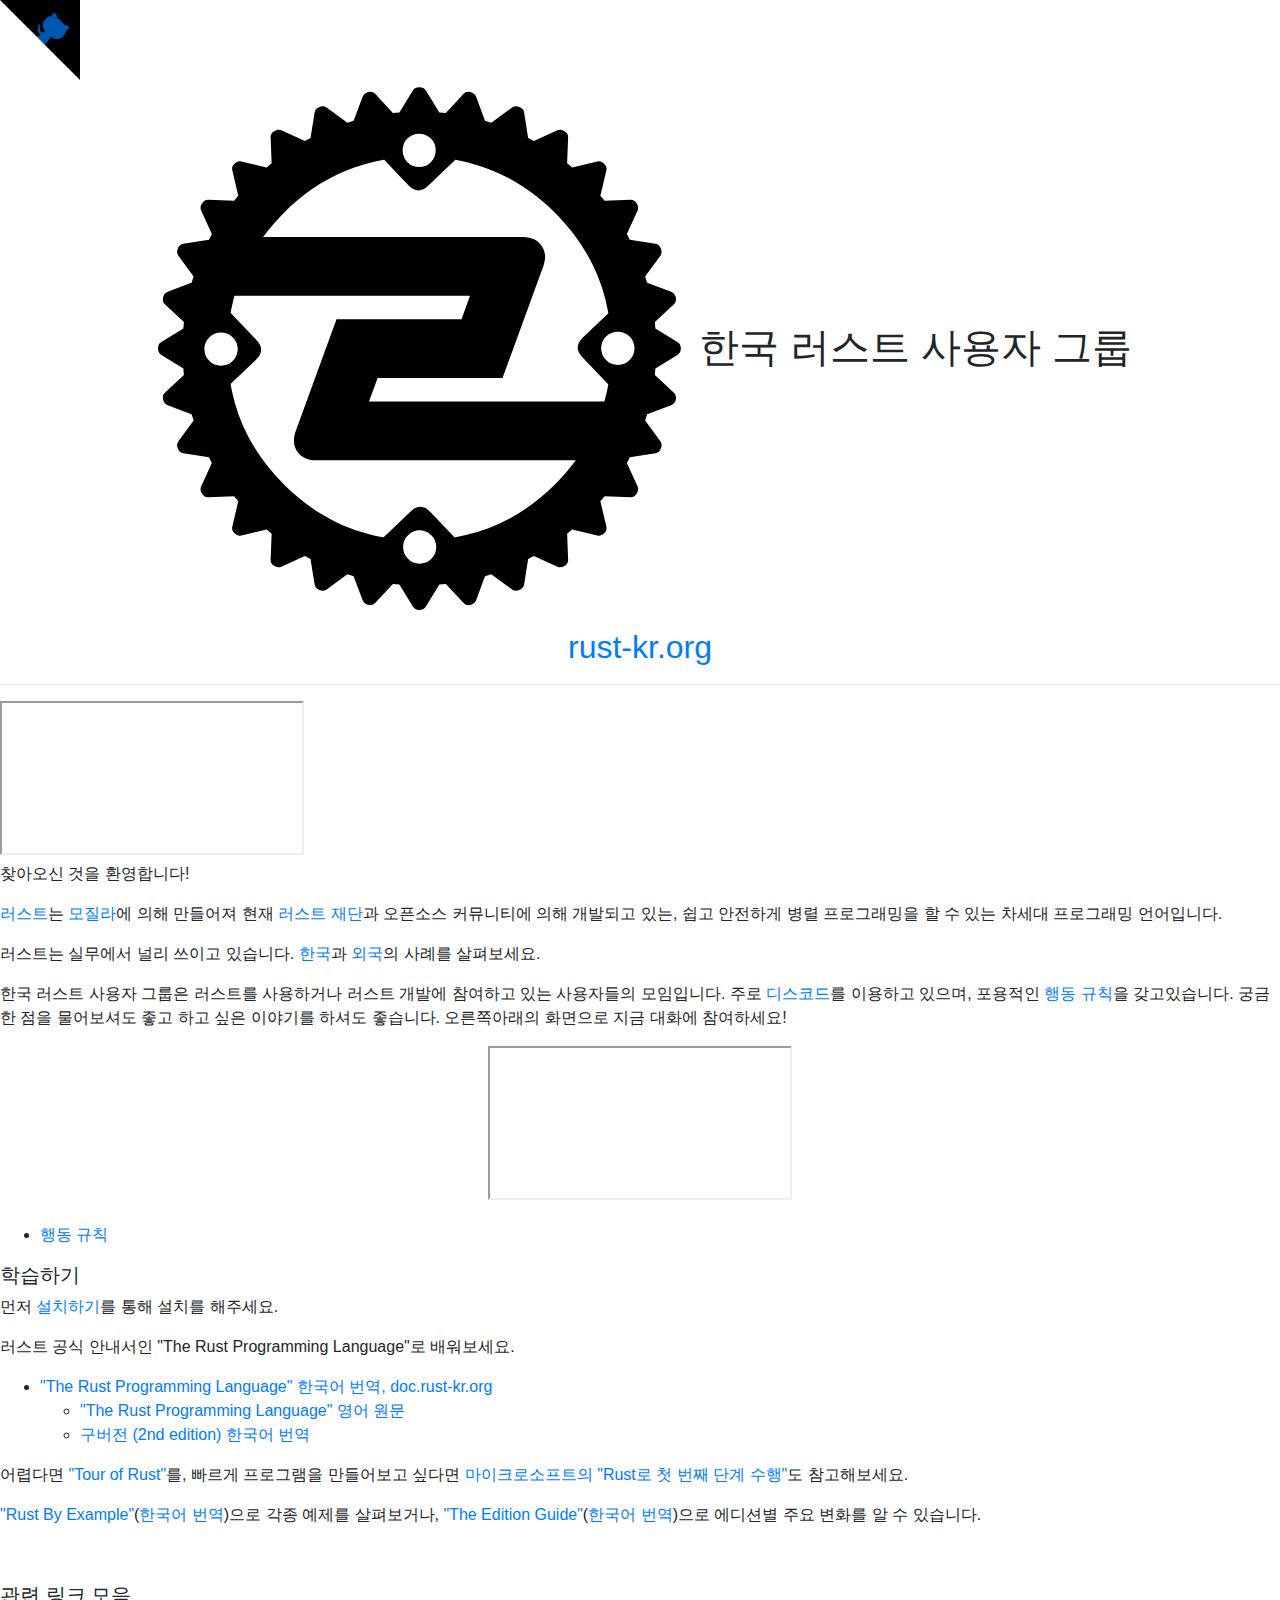
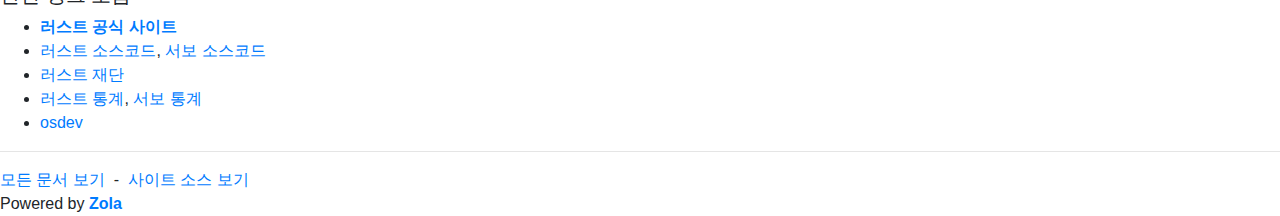
<file: index.html>
<!doctype html>
<html lang="ko">
<head>
  <meta charset="UTF-8">
  <meta http-equiv="X-UA-Compatible" content="IE=edge">
  <meta name="viewport" content="width=device-width, initial-scale=1">
  <title>한국 러스트 사용자 그룹</title>
  <link rel="icon" href="/static/logo.svg" type="image/svg+xml">
  <link rel="icon" href="/static/logo-512.png" type="image/png">
  <link rel="stylesheet" href="https://stackpath.bootstrapcdn.com/bootstrap/4.3.1/css/bootstrap.min.css" integrity="sha384-ggOyR0iXCbMQv3Xipma34MD+dH/1fQ784/j6cY/iJTQUOhcWr7x9JvoRxT2MZw1T" crossorigin="anonymous">
  <link rel="stylesheet" href="/static/style.css">
</head>
<body>

<!-- GitHub corner -->
<a href="https://github.com/rust-kr/rust-kr.org" class="unless-mobile github-corner" aria-label="View source on Github">
  <svg width="80" height="80" viewBox="0 0 250 250" aria-hidden="true">
    <path d="M0,0 L115,115 L130,115 L142,142 L250,250 L250,0 Z"></path>
    <path d="M128.3,109.0 C113.8,99.7 119.0,89.6 119.0,89.6 C122.0,82.7 120.5,78.6 120.5,78.6 C119.2,72.0 123.4,76.3 123.4,76.3 C127.3,80.9 125.5,87.3 125.5,87.3 C122.9,97.6 130.6,101.9 134.4,103.2" fill="currentColor" class="octo-arm"></path>
    <path d="M115.0,115.0 C114.9,115.1 118.7,116.5 119.8,115.4 L133.7,101.6 C136.9,99.2 139.9,98.4 142.2,98.6 C133.8,88.0 127.5,74.4 143.8,58.0 C148.5,53.4 154.0,51.2 159.7,51.0 C160.3,49.4 163.2,43.6 171.4,40.1 C171.4,40.1 176.1,42.5 178.8,56.2 C183.1,58.6 187.2,61.8 190.9,65.4 C194.5,69.0 197.7,73.2 200.1,77.6 C213.8,80.2 216.3,84.9 216.3,84.9 C212.7,93.1 206.9,96.0 205.4,96.6 C205.1,102.4 203.0,107.8 198.3,112.5 C181.9,128.9 168.3,122.5 157.7,114.1 C157.9,116.9 156.7,120.9 152.7,124.9 L141.0,136.5 C139.8,137.7 141.6,141.9 141.8,141.8 Z" fill="currentColor" class="octo-body"></path>
  </svg>
</a>

<h1 id="header">
  <a href="/"><img id="logo" src="/static/logo.svg" alt="Rust logo"></a>
  <span id="text">
    한국 러스트 사용자 그룹<br>
    <small><a href="/">rust-kr.org</a></small>
  </span>
</h1>

<hr>

<article>
  
    
    <!--
NOTE: 코딩모임이 열린다면 주석처리된 아래의 코드를 되살리세요
-->
<!--
<div class="alert alert-info" role="alert">
  1월 27일 (토) 코딩모임이 있습니다.
  <a href="/pages/meetup-2018-01-27" class="btn btn-success"
    style="margin-left: 10px; vertical-align: baseline;">참여하세요!</a>
</div>
-->
<iframe class=unless-mobile src="https://discordapp.com/widget?id=487203989830631435&theme=dark"></iframe>
<p>찾아오신 것을 환영합니다!</p>
<p><a href="https://www.rust-lang.org">러스트</a>는 <a href="https://www.mozilla.org">모질라</a>에 의해 만들어져 현재 <a href="https://foundation.rust-lang.org/">러스트 재단</a>과 오픈소스 커뮤니티에 의해 개발되고 있는, 쉽고 안전하게 병렬 프로그래밍을 할 수 있는 차세대 프로그래밍 언어입니다.</p>
<p>러스트는 실무에서 널리 쓰이고 있습니다. <a href="/pages/users-kr/">한국</a>과 <a href="/pages/users/">외국</a>의 사례를 살펴보세요.</p>
<p>한국 러스트 사용자 그룹은 러스트를 사용하거나 러스트 개발에 참여하고 있는 사용자들의 모임입니다. 주로 <a href="https://discord.gg/uqXGjEz">디스코드</a>를 이용하고 있으며, 포용적인 <a href="/pages/code-of-conduct/">행동 규칙</a>을 갖고있습니다. 궁금한 점을 물어보셔도 좋고 하고 싶은 이야기를 하셔도 좋습니다. <span class=unless-mobile>오른쪽</span><span class=if-mobile>아래</span>의 화면으로 지금 대화에 참여하세요!</p>
<p align=center><iframe class=if-mobile src="https://discordapp.com/widget?id=487203989830631435&theme=dark"></iframe></p>
<ul>
<li><a href="/pages/code-of-conduct/">행동 규칙</a></li>
</ul>
<h5 id="hagseubhagi">학습하기</h5>
<p>먼저 <a href="/pages/install">설치하기</a>를 통해 설치를 해주세요.</p>
<p>러스트 공식 안내서인 "The Rust Programming Language"로 배워보세요.</p>
<ul>
<li><a href="https://doc.rust-kr.org">"The Rust Programming Language" 한국어 번역, doc.rust-kr.org</a>
<ul>
<li><a href="https://doc.rust-lang.org/book/">"The Rust Programming Language" 영어 원문</a></li>
<li><a href="https://rinthel.github.io/rust-lang-book-ko/">구버전 (2nd edition) 한국어 번역</a></li>
</ul>
</li>
</ul>
<p>어렵다면 <a href="https://tourofrust.com/00_ko.html">"Tour of Rust"</a>를, 빠르게 프로그램을 만들어보고 싶다면 <a href="https://learn.microsoft.com/ko-kr/training/paths/rust-first-steps/">마이크로소프트의 "Rust로 첫 번째 단계 수행"</a>도 참고해보세요.</p>
<p><a href="https://doc.rust-lang.org/rust-by-example/">"Rust By Example"</a>(<a href="https://hanbum.gitbooks.io/rustbyexample/content/">한국어 번역</a>)으로 각종 예제를 살펴보거나, <a href="https://doc.rust-lang.org/edition-guide/introduction.html">"The Edition Guide"</a>(<a href="https://yegeun542.github.io/rust-edition-guide-ko/">한국어 번역</a>)으로 에디션별 주요 변화를 알 수 있습니다.</p>
<p> </p>
<h5 id="gwanryeon-ringkeu-moeum">관련 링크 모음</h5>
<ul>
<li><strong><a href="https://www.rust-lang.org">러스트 공식 사이트</a></strong></li>
<li><a href="https://github.com/rust-lang/rust">러스트 소스코드</a>, <a href="https://github.com/servo/servo">서보 소스코드</a></li>
<li><a href="https://foundation.rust-lang.org/">러스트 재단</a></li>
<li><a href="http://ruststat.youknowone.org">러스트 통계</a>, <a href="http://servostat.youknowone.org">서보 통계</a></li>
<li><a href="https://wiki.osdev.org/Rust">osdev</a></li>
</ul>

  
</article>

<hr>

<footer>
  <div>
    <a href="/pages/_pages">모든 문서 보기</a>
    <span class="if-mobile">
      &nbsp;-&nbsp; <a href="https://github.com/rust-kr/rust-kr.org">사이트 소스 보기</a>
    </span>
  </div>
  <div>
    Powered by <a style="font-weight:700" href="https://www.getzola.org/">Zola</a>
  </div>
</footer>

</body>
</html>
</file>
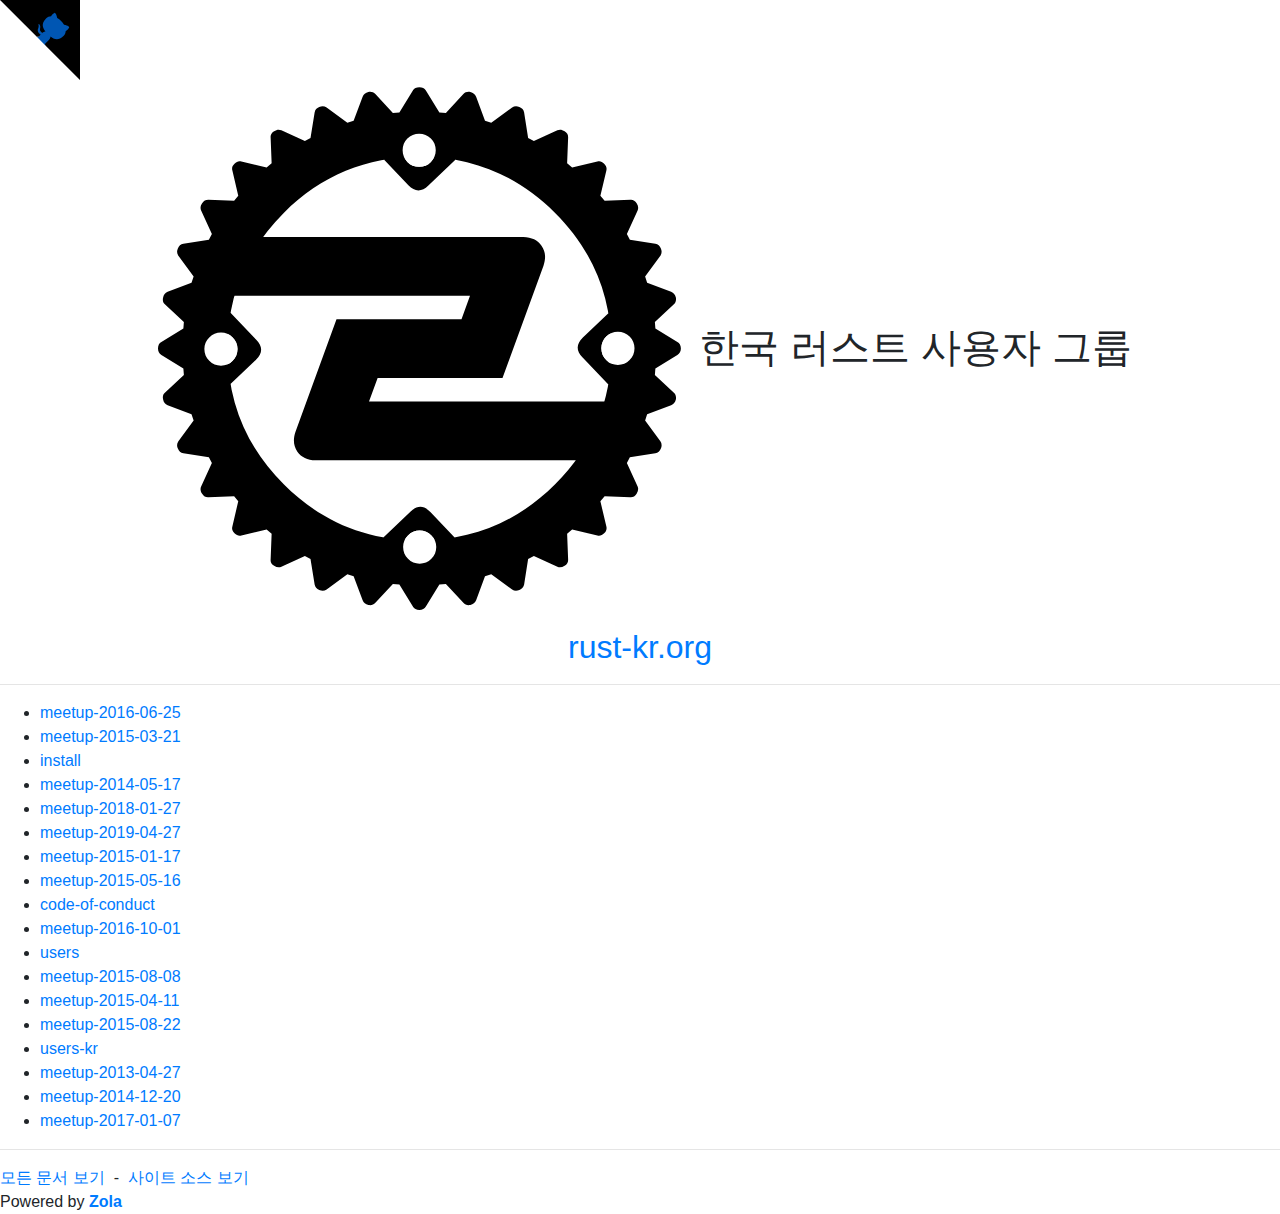
<file: pages/_pages/index.html>
<!doctype html>
<html lang="ko">
<head>
  <meta charset="UTF-8">
  <meta http-equiv="X-UA-Compatible" content="IE=edge">
  <meta name="viewport" content="width=device-width, initial-scale=1">
  <title>한국 러스트 사용자 그룹</title>
  <link rel="icon" href="/static/logo.svg" type="image/svg+xml">
  <link rel="icon" href="/static/logo-512.png" type="image/png">
  <link rel="stylesheet" href="https://stackpath.bootstrapcdn.com/bootstrap/4.3.1/css/bootstrap.min.css" integrity="sha384-ggOyR0iXCbMQv3Xipma34MD+dH/1fQ784/j6cY/iJTQUOhcWr7x9JvoRxT2MZw1T" crossorigin="anonymous">
  <link rel="stylesheet" href="/static/style.css">
</head>
<body>

<!-- GitHub corner -->
<a href="https://github.com/rust-kr/rust-kr.org" class="unless-mobile github-corner" aria-label="View source on Github">
  <svg width="80" height="80" viewBox="0 0 250 250" aria-hidden="true">
    <path d="M0,0 L115,115 L130,115 L142,142 L250,250 L250,0 Z"></path>
    <path d="M128.3,109.0 C113.8,99.7 119.0,89.6 119.0,89.6 C122.0,82.7 120.5,78.6 120.5,78.6 C119.2,72.0 123.4,76.3 123.4,76.3 C127.3,80.9 125.5,87.3 125.5,87.3 C122.9,97.6 130.6,101.9 134.4,103.2" fill="currentColor" class="octo-arm"></path>
    <path d="M115.0,115.0 C114.9,115.1 118.7,116.5 119.8,115.4 L133.7,101.6 C136.9,99.2 139.9,98.4 142.2,98.6 C133.8,88.0 127.5,74.4 143.8,58.0 C148.5,53.4 154.0,51.2 159.7,51.0 C160.3,49.4 163.2,43.6 171.4,40.1 C171.4,40.1 176.1,42.5 178.8,56.2 C183.1,58.6 187.2,61.8 190.9,65.4 C194.5,69.0 197.7,73.2 200.1,77.6 C213.8,80.2 216.3,84.9 216.3,84.9 C212.7,93.1 206.9,96.0 205.4,96.6 C205.1,102.4 203.0,107.8 198.3,112.5 C181.9,128.9 168.3,122.5 157.7,114.1 C157.9,116.9 156.7,120.9 152.7,124.9 L141.0,136.5 C139.8,137.7 141.6,141.9 141.8,141.8 Z" fill="currentColor" class="octo-body"></path>
  </svg>
</a>

<h1 id="header">
  <a href="/"><img id="logo" src="/static/logo.svg" alt="Rust logo"></a>
  <span id="text">
    한국 러스트 사용자 그룹<br>
    <small><a href="/">rust-kr.org</a></small>
  </span>
</h1>

<hr>

<article>
  
  
  <ul>
    
      
        <li><a href="https:&#x2F;&#x2F;rust-kr.org&#x2F;pages&#x2F;meetup-2016-06-25&#x2F;">meetup-2016-06-25</a></li>
      
    
      
        <li><a href="https:&#x2F;&#x2F;rust-kr.org&#x2F;pages&#x2F;meetup-2015-03-21&#x2F;">meetup-2015-03-21</a></li>
      
    
      
        <li><a href="https:&#x2F;&#x2F;rust-kr.org&#x2F;pages&#x2F;install&#x2F;">install</a></li>
      
    
      
        <li><a href="https:&#x2F;&#x2F;rust-kr.org&#x2F;pages&#x2F;meetup-2014-05-17&#x2F;">meetup-2014-05-17</a></li>
      
    
      
        <li><a href="https:&#x2F;&#x2F;rust-kr.org&#x2F;pages&#x2F;meetup-2018-01-27&#x2F;">meetup-2018-01-27</a></li>
      
    
      
        <li><a href="https:&#x2F;&#x2F;rust-kr.org&#x2F;pages&#x2F;meetup-2019-04-27&#x2F;">meetup-2019-04-27</a></li>
      
    
      
        <li><a href="https:&#x2F;&#x2F;rust-kr.org&#x2F;pages&#x2F;meetup-2015-01-17&#x2F;">meetup-2015-01-17</a></li>
      
    
      
        <li><a href="https:&#x2F;&#x2F;rust-kr.org&#x2F;pages&#x2F;meetup-2015-05-16&#x2F;">meetup-2015-05-16</a></li>
      
    
      
        <li><a href="https:&#x2F;&#x2F;rust-kr.org&#x2F;pages&#x2F;code-of-conduct&#x2F;">code-of-conduct</a></li>
      
    
      
        <li><a href="https:&#x2F;&#x2F;rust-kr.org&#x2F;pages&#x2F;meetup-2016-10-01&#x2F;">meetup-2016-10-01</a></li>
      
    
      
        <li><a href="https:&#x2F;&#x2F;rust-kr.org&#x2F;pages&#x2F;users&#x2F;">users</a></li>
      
    
      
        <li><a href="https:&#x2F;&#x2F;rust-kr.org&#x2F;pages&#x2F;meetup-2015-08-08&#x2F;">meetup-2015-08-08</a></li>
      
    
      
        <li><a href="https:&#x2F;&#x2F;rust-kr.org&#x2F;pages&#x2F;meetup-2015-04-11&#x2F;">meetup-2015-04-11</a></li>
      
    
      
        <li><a href="https:&#x2F;&#x2F;rust-kr.org&#x2F;pages&#x2F;meetup-2015-08-22&#x2F;">meetup-2015-08-22</a></li>
      
    
      
        <li><a href="https:&#x2F;&#x2F;rust-kr.org&#x2F;pages&#x2F;users-kr&#x2F;">users-kr</a></li>
      
    
      
        <li><a href="https:&#x2F;&#x2F;rust-kr.org&#x2F;pages&#x2F;meetup-2013-04-27&#x2F;">meetup-2013-04-27</a></li>
      
    
      
        <li><a href="https:&#x2F;&#x2F;rust-kr.org&#x2F;pages&#x2F;meetup-2014-12-20&#x2F;">meetup-2014-12-20</a></li>
      
    
      
        <li><a href="https:&#x2F;&#x2F;rust-kr.org&#x2F;pages&#x2F;meetup-2017-01-07&#x2F;">meetup-2017-01-07</a></li>
      
    
      
    
  </ul>

</article>

<hr>

<footer>
  <div>
    <a href="/pages/_pages">모든 문서 보기</a>
    <span class="if-mobile">
      &nbsp;-&nbsp; <a href="https://github.com/rust-kr/rust-kr.org">사이트 소스 보기</a>
    </span>
  </div>
  <div>
    Powered by <a style="font-weight:700" href="https://www.getzola.org/">Zola</a>
  </div>
</footer>

</body>
</html>
</file>
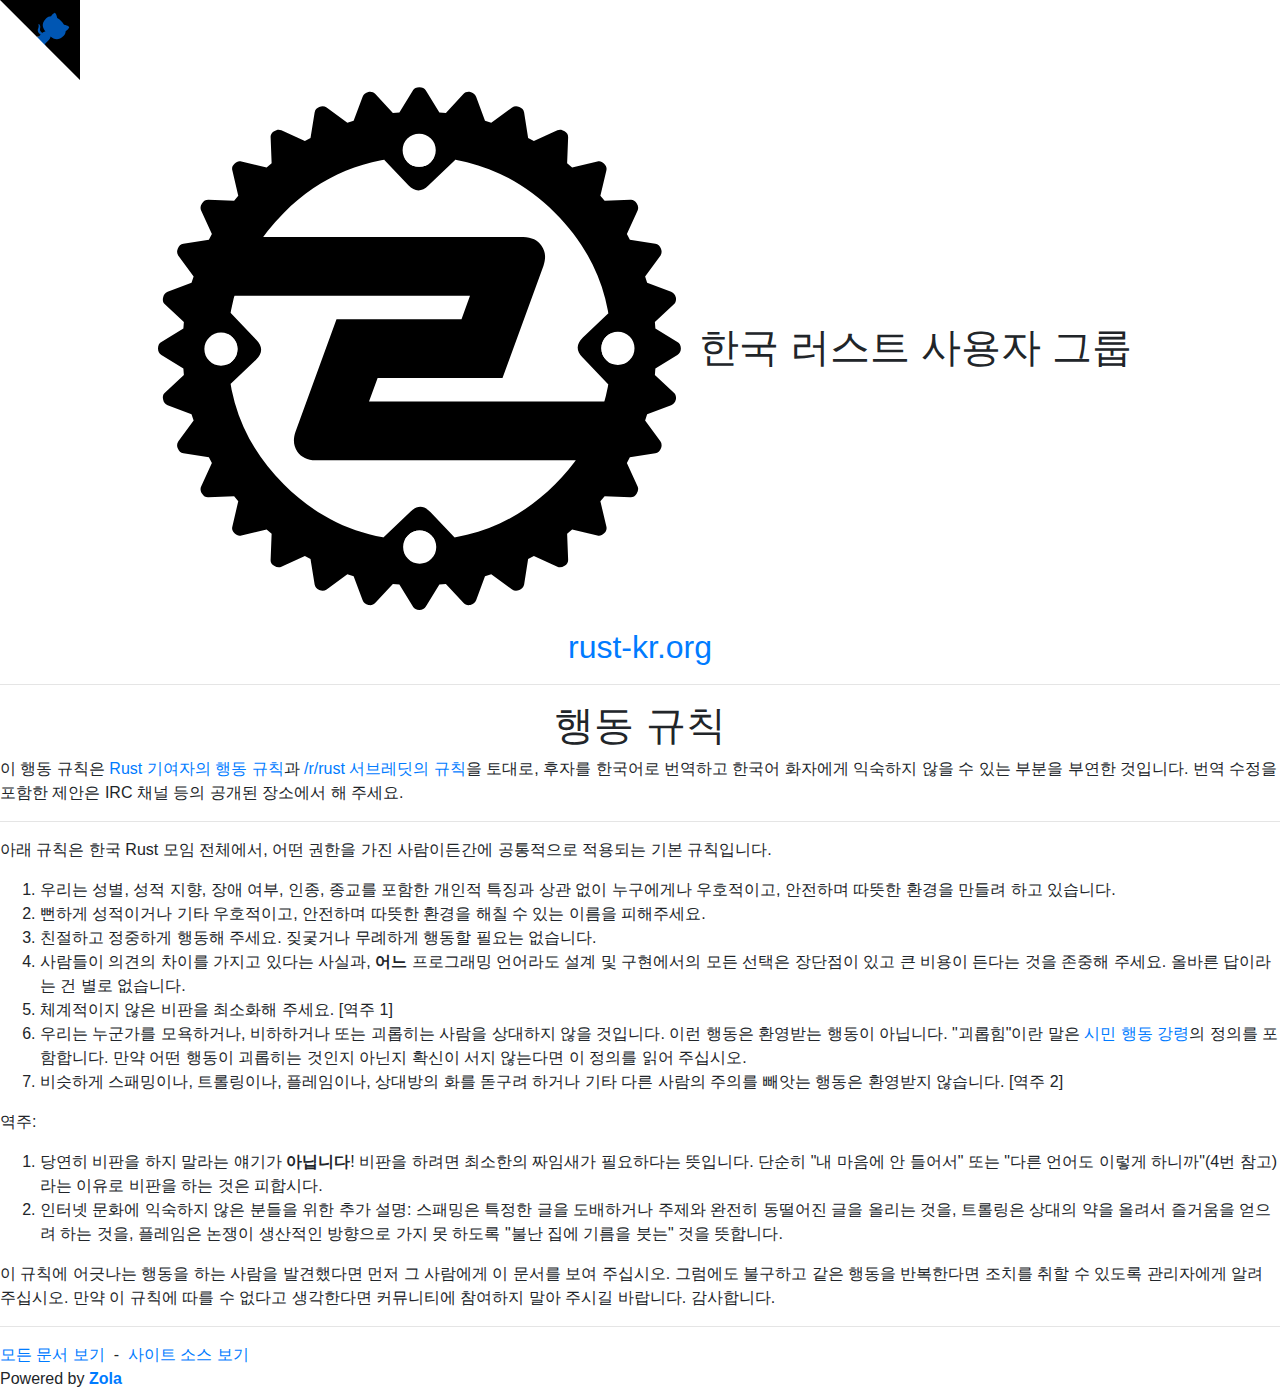
<file: pages/code-of-conduct/index.html>
<!doctype html>
<html lang="ko">
<head>
  <meta charset="UTF-8">
  <meta http-equiv="X-UA-Compatible" content="IE=edge">
  <meta name="viewport" content="width=device-width, initial-scale=1">
  <title>한국 러스트 사용자 그룹</title>
  <link rel="icon" href="/static/logo.svg" type="image/svg+xml">
  <link rel="icon" href="/static/logo-512.png" type="image/png">
  <link rel="stylesheet" href="https://stackpath.bootstrapcdn.com/bootstrap/4.3.1/css/bootstrap.min.css" integrity="sha384-ggOyR0iXCbMQv3Xipma34MD+dH/1fQ784/j6cY/iJTQUOhcWr7x9JvoRxT2MZw1T" crossorigin="anonymous">
  <link rel="stylesheet" href="/static/style.css">
</head>
<body>

<!-- GitHub corner -->
<a href="https://github.com/rust-kr/rust-kr.org" class="unless-mobile github-corner" aria-label="View source on Github">
  <svg width="80" height="80" viewBox="0 0 250 250" aria-hidden="true">
    <path d="M0,0 L115,115 L130,115 L142,142 L250,250 L250,0 Z"></path>
    <path d="M128.3,109.0 C113.8,99.7 119.0,89.6 119.0,89.6 C122.0,82.7 120.5,78.6 120.5,78.6 C119.2,72.0 123.4,76.3 123.4,76.3 C127.3,80.9 125.5,87.3 125.5,87.3 C122.9,97.6 130.6,101.9 134.4,103.2" fill="currentColor" class="octo-arm"></path>
    <path d="M115.0,115.0 C114.9,115.1 118.7,116.5 119.8,115.4 L133.7,101.6 C136.9,99.2 139.9,98.4 142.2,98.6 C133.8,88.0 127.5,74.4 143.8,58.0 C148.5,53.4 154.0,51.2 159.7,51.0 C160.3,49.4 163.2,43.6 171.4,40.1 C171.4,40.1 176.1,42.5 178.8,56.2 C183.1,58.6 187.2,61.8 190.9,65.4 C194.5,69.0 197.7,73.2 200.1,77.6 C213.8,80.2 216.3,84.9 216.3,84.9 C212.7,93.1 206.9,96.0 205.4,96.6 C205.1,102.4 203.0,107.8 198.3,112.5 C181.9,128.9 168.3,122.5 157.7,114.1 C157.9,116.9 156.7,120.9 152.7,124.9 L141.0,136.5 C139.8,137.7 141.6,141.9 141.8,141.8 Z" fill="currentColor" class="octo-body"></path>
  </svg>
</a>

<h1 id="header">
  <a href="/"><img id="logo" src="/static/logo.svg" alt="Rust logo"></a>
  <span id="text">
    한국 러스트 사용자 그룹<br>
    <small><a href="/">rust-kr.org</a></small>
  </span>
</h1>

<hr>

<article>
  
  <h1 id="haengdong-gyucig">행동 규칙</h1>
<p>이 행동 규칙은 <a href="https://github.com/rust-lang/rust/wiki/Note-development-policy#conduct">Rust 기여자의 행동 규칙</a>과 <a href="https://www.reddit.com/r/rust/comments/1nvsdh/a_note_on_conduct_please_read/">/r/rust 서브레딧의 규칙</a>을 토대로, 후자를 한국어로 번역하고 한국어 화자에게 익숙하지 않을 수 있는 부분을 부연한 것입니다. 번역 수정을 포함한 제안은 IRC 채널 등의 공개된 장소에서 해 주세요.</p>
<hr />
<p>아래 규칙은 한국 Rust 모임 전체에서, 어떤 권한을 가진 사람이든간에 공통적으로 적용되는 기본 규칙입니다.</p>
<ol>
<li>우리는 성별, 성적 지향, 장애 여부, 인종, 종교를 포함한 개인적 특징과 상관 없이 누구에게나 우호적이고, 안전하며 따뜻한 환경을 만들려 하고 있습니다.</li>
<li>뻔하게 성적이거나 기타 우호적이고, 안전하며 따뜻한 환경을 해칠 수 있는 이름을 피해주세요.</li>
<li>친절하고 정중하게 행동해 주세요. 짖궃거나 무례하게 행동할 필요는 없습니다.</li>
<li>사람들이 의견의 차이를 가지고 있다는 사실과, <strong>어느</strong> 프로그래밍 언어라도 설계 및 구현에서의 모든 선택은 장단점이 있고 큰 비용이 든다는 것을 존중해 주세요. 올바른 답이라는 건 별로 없습니다.</li>
<li>체계적이지 않은 비판을 최소화해 주세요. [역주 1]</li>
<li>우리는 누군가를 모욕하거나, 비하하거나 또는 괴롭히는 사람을 상대하지 않을 것입니다. 이런 행동은 환영받는 행동이 아닙니다. "괴롭힘"이란 말은 <a href="https://github.com/stumpsyn/policies/blob/master/citizen_code_of_conduct.md">시민 행동 강령</a>의 정의를 포함합니다. 만약 어떤 행동이 괴롭히는 것인지 아닌지 확신이 서지 않는다면 이 정의를 읽어 주십시오.</li>
<li>비슷하게 스패밍이나, 트롤링이나, 플레임이나, 상대방의 화를 돋구려 하거나 기타 다른 사람의 주의를 빼앗는 행동은 환영받지 않습니다. [역주 2]</li>
</ol>
<p>역주:</p>
<ol>
<li>당연히 비판을 하지 말라는 얘기가 <strong>아닙니다</strong>! 비판을 하려면 최소한의 짜임새가 필요하다는 뜻입니다. 단순히 "내 마음에 안 들어서" 또는 "다른 언어도 이렇게 하니까"(4번 참고)라는 이유로 비판을 하는 것은 피합시다.</li>
<li>인터넷 문화에 익숙하지 않은 분들을 위한 추가 설명: 스패밍은 특정한 글을 도배하거나 주제와 완전히 동떨어진 글을 올리는 것을, 트롤링은 상대의 약을 올려서 즐거움을 얻으려 하는 것을, 플레임은 논쟁이 생산적인 방향으로 가지 못 하도록 "불난 집에 기름을 붓는" 것을 뜻합니다.</li>
</ol>
<p>이 규칙에 어긋나는 행동을 하는 사람을 발견했다면 먼저 그 사람에게 이 문서를 보여 주십시오. 그럼에도 불구하고 같은 행동을 반복한다면 조치를 취할 수 있도록 관리자에게 알려 주십시오. 만약 이 규칙에 따를 수 없다고 생각한다면 커뮤니티에 참여하지 말아 주시길 바랍니다. 감사합니다.</p>


</article>

<hr>

<footer>
  <div>
    <a href="/pages/_pages">모든 문서 보기</a>
    <span class="if-mobile">
      &nbsp;-&nbsp; <a href="https://github.com/rust-kr/rust-kr.org">사이트 소스 보기</a>
    </span>
  </div>
  <div>
    Powered by <a style="font-weight:700" href="https://www.getzola.org/">Zola</a>
  </div>
</footer>

</body>
</html>
</file>
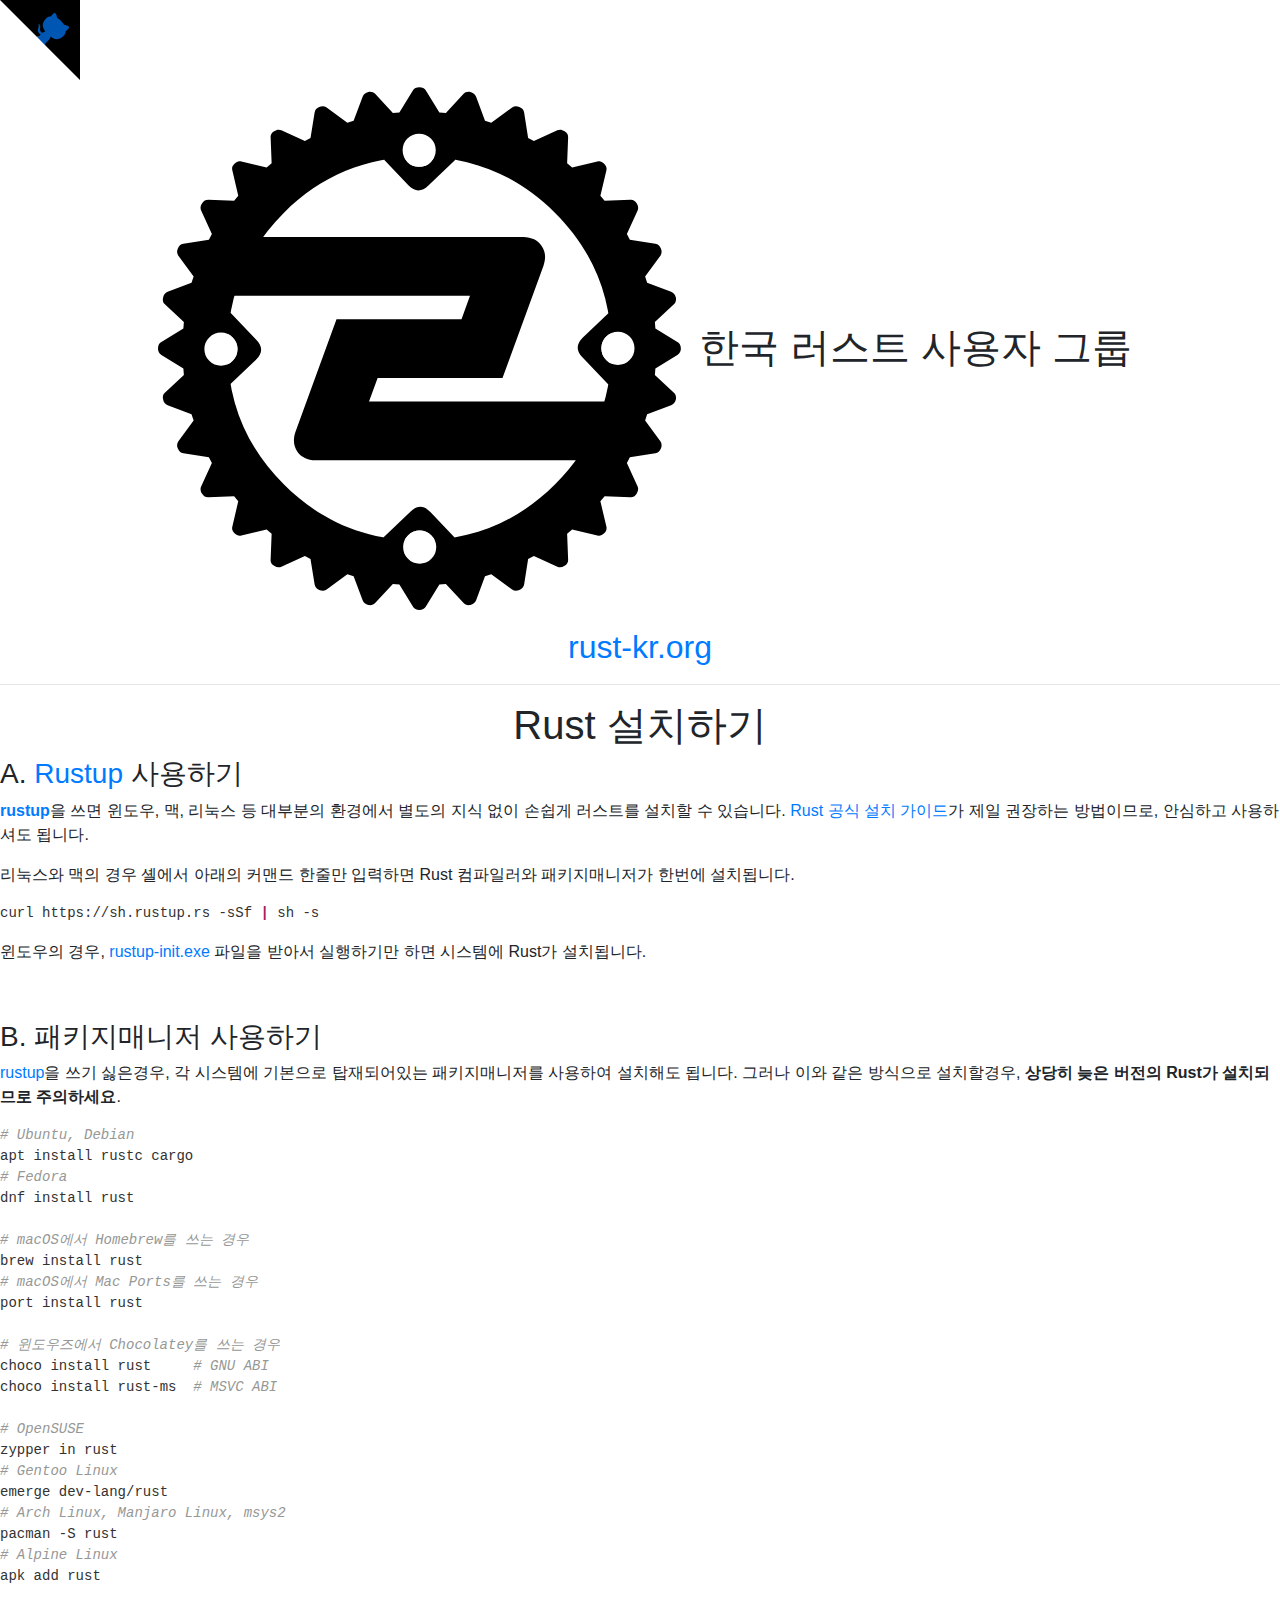
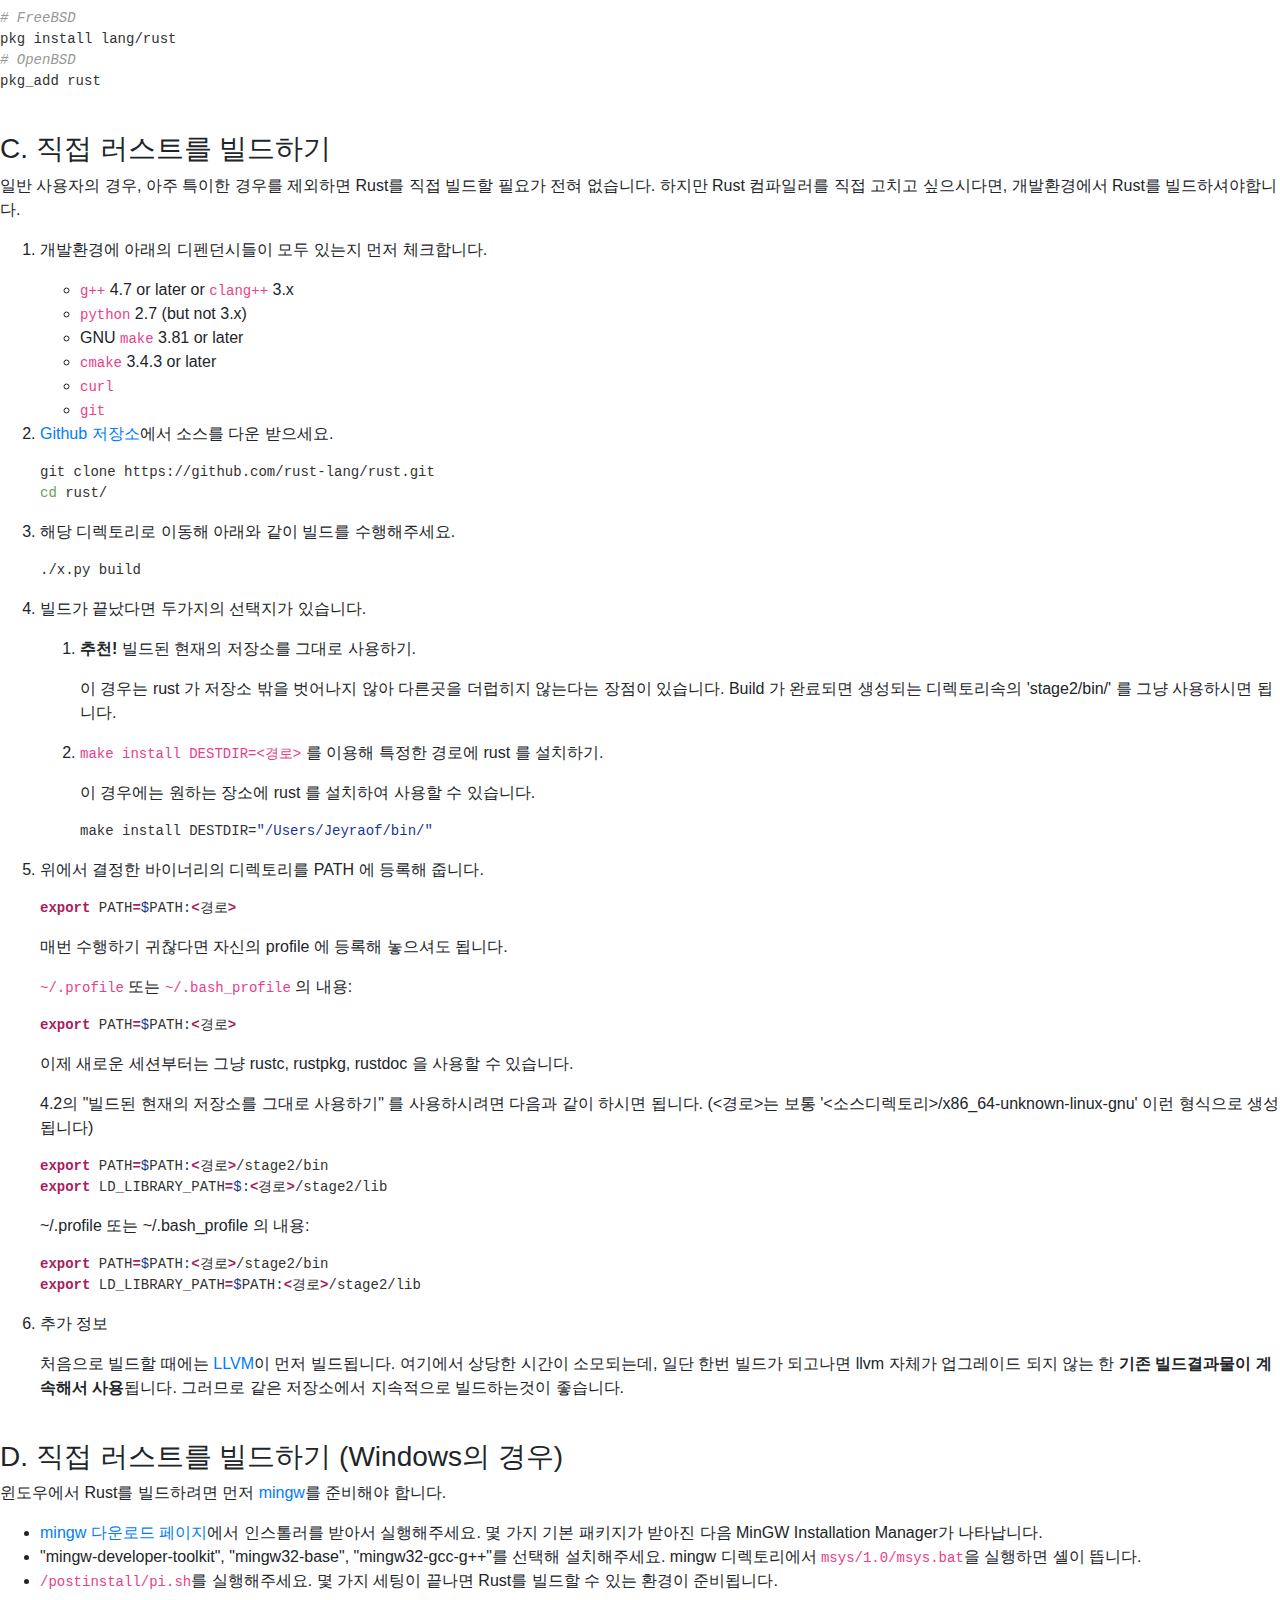
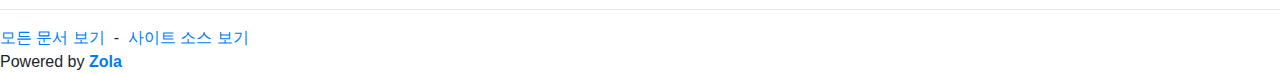
<file: pages/install/index.html>
<!doctype html>
<html lang="ko">
<head>
  <meta charset="UTF-8">
  <meta http-equiv="X-UA-Compatible" content="IE=edge">
  <meta name="viewport" content="width=device-width, initial-scale=1">
  <title>한국 러스트 사용자 그룹</title>
  <link rel="icon" href="/static/logo.svg" type="image/svg+xml">
  <link rel="icon" href="/static/logo-512.png" type="image/png">
  <link rel="stylesheet" href="https://stackpath.bootstrapcdn.com/bootstrap/4.3.1/css/bootstrap.min.css" integrity="sha384-ggOyR0iXCbMQv3Xipma34MD+dH/1fQ784/j6cY/iJTQUOhcWr7x9JvoRxT2MZw1T" crossorigin="anonymous">
  <link rel="stylesheet" href="/static/style.css">
</head>
<body>

<!-- GitHub corner -->
<a href="https://github.com/rust-kr/rust-kr.org" class="unless-mobile github-corner" aria-label="View source on Github">
  <svg width="80" height="80" viewBox="0 0 250 250" aria-hidden="true">
    <path d="M0,0 L115,115 L130,115 L142,142 L250,250 L250,0 Z"></path>
    <path d="M128.3,109.0 C113.8,99.7 119.0,89.6 119.0,89.6 C122.0,82.7 120.5,78.6 120.5,78.6 C119.2,72.0 123.4,76.3 123.4,76.3 C127.3,80.9 125.5,87.3 125.5,87.3 C122.9,97.6 130.6,101.9 134.4,103.2" fill="currentColor" class="octo-arm"></path>
    <path d="M115.0,115.0 C114.9,115.1 118.7,116.5 119.8,115.4 L133.7,101.6 C136.9,99.2 139.9,98.4 142.2,98.6 C133.8,88.0 127.5,74.4 143.8,58.0 C148.5,53.4 154.0,51.2 159.7,51.0 C160.3,49.4 163.2,43.6 171.4,40.1 C171.4,40.1 176.1,42.5 178.8,56.2 C183.1,58.6 187.2,61.8 190.9,65.4 C194.5,69.0 197.7,73.2 200.1,77.6 C213.8,80.2 216.3,84.9 216.3,84.9 C212.7,93.1 206.9,96.0 205.4,96.6 C205.1,102.4 203.0,107.8 198.3,112.5 C181.9,128.9 168.3,122.5 157.7,114.1 C157.9,116.9 156.7,120.9 152.7,124.9 L141.0,136.5 C139.8,137.7 141.6,141.9 141.8,141.8 Z" fill="currentColor" class="octo-body"></path>
  </svg>
</a>

<h1 id="header">
  <a href="/"><img id="logo" src="/static/logo.svg" alt="Rust logo"></a>
  <span id="text">
    한국 러스트 사용자 그룹<br>
    <small><a href="/">rust-kr.org</a></small>
  </span>
</h1>

<hr>

<article>
  
  <h1 id="rust-seolcihagi">Rust 설치하기</h1>
<h3 id="a-rustup-sayonghagi">A. <a href="https://rustup.rs">Rustup</a> 사용하기</h3>
<p><b><a href="https://rustup.rs">rustup</a></b>을 쓰면 윈도우, 맥, 리눅스 등 대부분의 환경에서 별도의 지식 없이
손쉽게 러스트를 설치할 수 있습니다. <a href="https://www.rust-lang.org/ko-KR/install.html">Rust 공식 설치 가이드</a>가 제일 권장하는
방법이므로, 안심하고 사용하셔도 됩니다.</p>
<p>리눅스와 맥의 경우 셸에서 아래의 커맨드 한줄만 입력하면 Rust 컴파일러와
패키지매니저가 한번에 설치됩니다.</p>
<pre data-lang="bash" style="background-color:#ffffff;color:#323232;" class="language-bash "><code class="language-bash" data-lang="bash"><span>curl https://sh.rustup.rs -sSf </span><span style="font-weight:bold;color:#a71d5d;">| </span><span>sh -s
</span></code></pre>
<p>윈도우의 경우, <a href="https://win.rustup.rs/">rustup‑init.exe</a> 파일을 받아서 실행하기만 하면 시스템에 Rust가
설치됩니다.</p>
<p> </p>
<h3 id="b-paekijimaenijeo-sayonghagi">B. 패키지매니저 사용하기</h3>
<p><a href="https://rustup.rs">rustup</a>을 쓰기 싫은경우, 각 시스템에 기본으로 탑재되어있는 패키지매니저를
사용하여 설치해도 됩니다. 그러나 이와 같은 방식으로 설치할경우, <strong>상당히 늦은
버전의 Rust가 설치되므로 주의하세요</strong>.</p>
<pre data-lang="bash" style="background-color:#ffffff;color:#323232;" class="language-bash "><code class="language-bash" data-lang="bash"><span style="font-style:italic;color:#969896;"># Ubuntu, Debian
</span><span>apt install rustc cargo
</span><span style="font-style:italic;color:#969896;"># Fedora
</span><span>dnf install rust
</span><span>
</span><span style="font-style:italic;color:#969896;"># macOS에서 Homebrew를 쓰는 경우
</span><span>brew install rust
</span><span style="font-style:italic;color:#969896;"># macOS에서 Mac Ports를 쓰는 경우
</span><span>port install rust
</span><span>
</span><span style="font-style:italic;color:#969896;"># 윈도우즈에서 Chocolatey를 쓰는 경우
</span><span>choco install rust     </span><span style="font-style:italic;color:#969896;"># GNU ABI
</span><span>choco install rust-ms  </span><span style="font-style:italic;color:#969896;"># MSVC ABI
</span><span>
</span><span style="font-style:italic;color:#969896;"># OpenSUSE
</span><span>zypper in rust
</span><span style="font-style:italic;color:#969896;"># Gentoo Linux
</span><span>emerge dev-lang/rust
</span><span style="font-style:italic;color:#969896;"># Arch Linux, Manjaro Linux, msys2
</span><span>pacman -S rust
</span><span style="font-style:italic;color:#969896;"># Alpine Linux
</span><span>apk add rust
</span><span>
</span><span style="font-style:italic;color:#969896;"># FreeBSD
</span><span>pkg install lang/rust
</span><span style="font-style:italic;color:#969896;"># OpenBSD
</span><span>pkg_add rust
</span></code></pre>
<br>
<h3 id="c-jigjeob-reoseuteureul-bildeuhagi">C. 직접 러스트를 빌드하기</h3>
<p>일반 사용자의 경우, 아주 특이한 경우를 제외하면 Rust를 직접 빌드할 필요가 전혀
없습니다. 하지만 Rust 컴파일러를 직접 고치고 싶으시다면, 개발환경에서 Rust를
빌드하셔야합니다.</p>
<ol>
<li>
<p>개발환경에 아래의 디펜던시들이 모두 있는지 먼저 체크합니다.</p>
<ul>
<li><code>g++</code> 4.7 or later or <code>clang++</code> 3.x</li>
<li><code>python</code> 2.7 (but not 3.x)</li>
<li>GNU <code>make</code> 3.81 or later</li>
<li><code>cmake</code> 3.4.3 or later</li>
<li><code>curl</code></li>
<li><code>git</code></li>
</ul>
</li>
<li>
<p><a href="https://github.com/rust-lang/rust">Github 저장소</a>에서 소스를 다운 받으세요.</p>
<pre data-lang="bash" style="background-color:#ffffff;color:#323232;" class="language-bash "><code class="language-bash" data-lang="bash"><span>git clone https://github.com/rust-lang/rust.git
</span><span style="color:#62a35c;">cd</span><span> rust/
</span></code></pre>
</li>
<li>
<p>해당 디렉토리로 이동해 아래와 같이 빌드를 수행해주세요.</p>
<pre data-lang="bash" style="background-color:#ffffff;color:#323232;" class="language-bash "><code class="language-bash" data-lang="bash"><span>./x.py build
</span></code></pre>
</li>
<li>
<p>빌드가 끝났다면 두가지의 선택지가 있습니다.</p>
<ol>
<li>
<p><strong>추천!</strong> 빌드된 현재의 저장소를 그대로 사용하기.</p>
<p>이 경우는 rust 가 저장소 밖을 벗어나지 않아 다른곳을 더럽히지 않는다는
장점이 있습니다. Build 가 완료되면 생성되는 디렉토리속의 'stage2/bin/'
를 그냥 사용하시면 됩니다.</p>
</li>
<li>
<p><code>make install DESTDIR=&lt;경로&gt;</code> 를 이용해 특정한 경로에 rust 를 설치하기.</p>
<p>이 경우에는 원하는 장소에 rust 를 설치하여 사용할 수 있습니다.</p>
<pre data-lang="bash" style="background-color:#ffffff;color:#323232;" class="language-bash "><code class="language-bash" data-lang="bash"><span>make install DESTDIR=</span><span style="color:#183691;">&quot;/Users/Jeyraof/bin/&quot;
</span></code></pre>
</li>
</ol>
</li>
<li>
<p>위에서 결정한 바이너리의 디렉토리를 PATH 에 등록해 줍니다.</p>
<pre data-lang="bash" style="background-color:#ffffff;color:#323232;" class="language-bash "><code class="language-bash" data-lang="bash"><span style="font-weight:bold;color:#a71d5d;">export </span><span>PATH</span><span style="font-weight:bold;color:#a71d5d;">=</span><span style="color:#183691;">$</span><span>PATH</span><span style="color:#183691;">:</span><span style="font-weight:bold;color:#a71d5d;">&lt;</span><span>경로</span><span style="font-weight:bold;color:#a71d5d;">&gt;
</span></code></pre>
<p>매번 수행하기 귀찮다면 자신의 profile 에 등록해 놓으셔도 됩니다.</p>
<p><code>~/.profile</code> 또는 <code>~/.bash_profile</code> 의 내용:</p>
<pre data-lang="bash" style="background-color:#ffffff;color:#323232;" class="language-bash "><code class="language-bash" data-lang="bash"><span style="font-weight:bold;color:#a71d5d;">export </span><span>PATH</span><span style="font-weight:bold;color:#a71d5d;">=</span><span style="color:#183691;">$</span><span>PATH</span><span style="color:#183691;">:</span><span style="font-weight:bold;color:#a71d5d;">&lt;</span><span>경로</span><span style="font-weight:bold;color:#a71d5d;">&gt;
</span></code></pre>
<p>이제 새로운 세션부터는 그냥 rustc, rustpkg, rustdoc 을 사용할 수 있습니다.</p>
<p>4.2의 "빌드된 현재의 저장소를 그대로 사용하기" 를 사용하시려면 다음과 같이
하시면 됩니다. (&lt;경로&gt;는 보통 '&lt;소스디렉토리&gt;/x86_64-unknown-linux-gnu' 이런
형식으로 생성됩니다)</p>
<pre data-lang="bash" style="background-color:#ffffff;color:#323232;" class="language-bash "><code class="language-bash" data-lang="bash"><span style="font-weight:bold;color:#a71d5d;">export </span><span>PATH</span><span style="font-weight:bold;color:#a71d5d;">=</span><span style="color:#183691;">$</span><span>PATH</span><span style="color:#183691;">:</span><span style="font-weight:bold;color:#a71d5d;">&lt;</span><span>경로</span><span style="font-weight:bold;color:#a71d5d;">&gt;</span><span>/stage2/bin
</span><span style="font-weight:bold;color:#a71d5d;">export </span><span>LD_LIBRARY_PATH</span><span style="font-weight:bold;color:#a71d5d;">=</span><span style="color:#183691;">$:</span><span style="font-weight:bold;color:#a71d5d;">&lt;</span><span>경로</span><span style="font-weight:bold;color:#a71d5d;">&gt;</span><span>/stage2/lib
</span></code></pre>
<p>~/.profile 또는 ~/.bash_profile 의 내용:</p>
<pre data-lang="bash" style="background-color:#ffffff;color:#323232;" class="language-bash "><code class="language-bash" data-lang="bash"><span style="font-weight:bold;color:#a71d5d;">export </span><span>PATH</span><span style="font-weight:bold;color:#a71d5d;">=</span><span style="color:#183691;">$</span><span>PATH</span><span style="color:#183691;">:</span><span style="font-weight:bold;color:#a71d5d;">&lt;</span><span>경로</span><span style="font-weight:bold;color:#a71d5d;">&gt;</span><span>/stage2/bin
</span><span style="font-weight:bold;color:#a71d5d;">export </span><span>LD_LIBRARY_PATH</span><span style="font-weight:bold;color:#a71d5d;">=</span><span style="color:#183691;">$</span><span>PATH</span><span style="color:#183691;">:</span><span style="font-weight:bold;color:#a71d5d;">&lt;</span><span>경로</span><span style="font-weight:bold;color:#a71d5d;">&gt;</span><span>/stage2/lib
</span></code></pre>
</li>
<li>
<p>추가 정보</p>
<p>처음으로 빌드할 때에는 <a href="http://llvm.org/">LLVM</a>이 먼저 빌드됩니다. 여기에서 상당한 시간이
소모되는데, 일단 한번 빌드가 되고나면 llvm 자체가 업그레이드 되지 않는 한
<strong>기존 빌드결과물이 계속해서 사용</strong>됩니다. 그러므로 같은 저장소에서
지속적으로 빌드하는것이 좋습니다.</p>
</li>
</ol>
<br>
<h3 id="d-jigjeob-reoseuteureul-bildeuhagi-windowsyi-gyeongu">D. 직접 러스트를 빌드하기 (Windows의 경우)</h3>
<p>윈도우에서 Rust를 빌드하려면 먼저 <a href="http://mingw.org/">mingw</a>를 준비해야 합니다.</p>
<ul>
<li><a href="http://sourceforge.net/projects/mingw/files/">mingw 다운로드 페이지</a>에서 인스톨러를 받아서 실행해주세요. 몇 가지 기본
패키지가 받아진 다음 MinGW Installation Manager가 나타납니다.</li>
<li>"mingw-developer-toolkit", "mingw32-base", "mingw32-gcc-g++"를 선택해
설치해주세요. mingw 디렉토리에서 <code>msys/1.0/msys.bat</code>을 실행하면 셸이 뜹니다.</li>
<li><code>/postinstall/pi.sh</code>를 실행해주세요. 몇 가지 세팅이 끝나면 Rust를 빌드할 수
있는 환경이 준비됩니다.</li>
</ul>


</article>

<hr>

<footer>
  <div>
    <a href="/pages/_pages">모든 문서 보기</a>
    <span class="if-mobile">
      &nbsp;-&nbsp; <a href="https://github.com/rust-kr/rust-kr.org">사이트 소스 보기</a>
    </span>
  </div>
  <div>
    Powered by <a style="font-weight:700" href="https://www.getzola.org/">Zola</a>
  </div>
</footer>

</body>
</html>
</file>
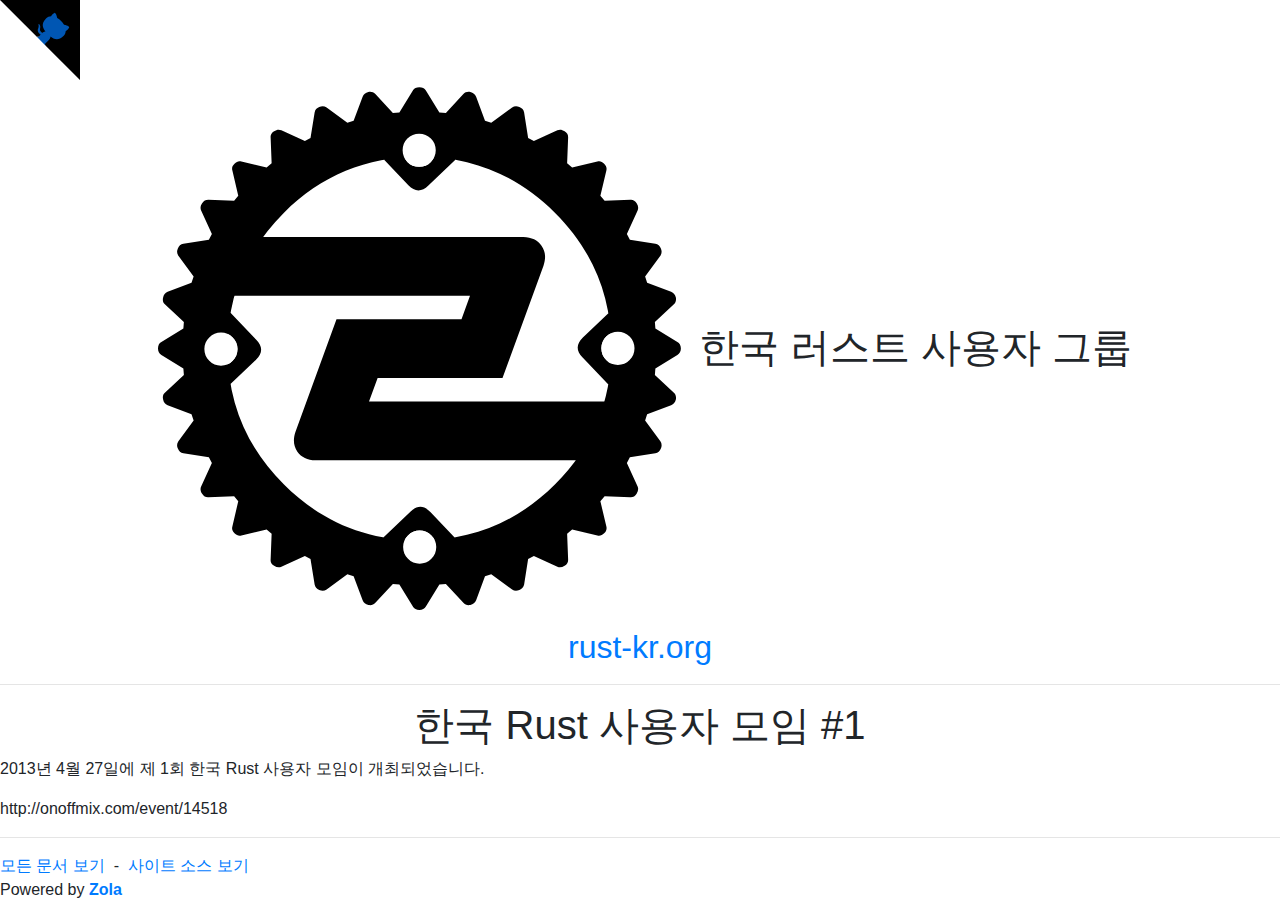
<file: pages/meetup-2013-04-27/index.html>
<!doctype html>
<html lang="ko">
<head>
  <meta charset="UTF-8">
  <meta http-equiv="X-UA-Compatible" content="IE=edge">
  <meta name="viewport" content="width=device-width, initial-scale=1">
  <title>한국 러스트 사용자 그룹</title>
  <link rel="icon" href="/static/logo.svg" type="image/svg+xml">
  <link rel="icon" href="/static/logo-512.png" type="image/png">
  <link rel="stylesheet" href="https://stackpath.bootstrapcdn.com/bootstrap/4.3.1/css/bootstrap.min.css" integrity="sha384-ggOyR0iXCbMQv3Xipma34MD+dH/1fQ784/j6cY/iJTQUOhcWr7x9JvoRxT2MZw1T" crossorigin="anonymous">
  <link rel="stylesheet" href="/static/style.css">
</head>
<body>

<!-- GitHub corner -->
<a href="https://github.com/rust-kr/rust-kr.org" class="unless-mobile github-corner" aria-label="View source on Github">
  <svg width="80" height="80" viewBox="0 0 250 250" aria-hidden="true">
    <path d="M0,0 L115,115 L130,115 L142,142 L250,250 L250,0 Z"></path>
    <path d="M128.3,109.0 C113.8,99.7 119.0,89.6 119.0,89.6 C122.0,82.7 120.5,78.6 120.5,78.6 C119.2,72.0 123.4,76.3 123.4,76.3 C127.3,80.9 125.5,87.3 125.5,87.3 C122.9,97.6 130.6,101.9 134.4,103.2" fill="currentColor" class="octo-arm"></path>
    <path d="M115.0,115.0 C114.9,115.1 118.7,116.5 119.8,115.4 L133.7,101.6 C136.9,99.2 139.9,98.4 142.2,98.6 C133.8,88.0 127.5,74.4 143.8,58.0 C148.5,53.4 154.0,51.2 159.7,51.0 C160.3,49.4 163.2,43.6 171.4,40.1 C171.4,40.1 176.1,42.5 178.8,56.2 C183.1,58.6 187.2,61.8 190.9,65.4 C194.5,69.0 197.7,73.2 200.1,77.6 C213.8,80.2 216.3,84.9 216.3,84.9 C212.7,93.1 206.9,96.0 205.4,96.6 C205.1,102.4 203.0,107.8 198.3,112.5 C181.9,128.9 168.3,122.5 157.7,114.1 C157.9,116.9 156.7,120.9 152.7,124.9 L141.0,136.5 C139.8,137.7 141.6,141.9 141.8,141.8 Z" fill="currentColor" class="octo-body"></path>
  </svg>
</a>

<h1 id="header">
  <a href="/"><img id="logo" src="/static/logo.svg" alt="Rust logo"></a>
  <span id="text">
    한국 러스트 사용자 그룹<br>
    <small><a href="/">rust-kr.org</a></small>
  </span>
</h1>

<hr>

<article>
  
  <h1 id="hangug-rust-sayongja-moim-1">한국 Rust 사용자 모임 #1</h1>
<p>2013년 4월 27일에 제 1회 한국 Rust 사용자 모임이 개최되었습니다.</p>
<p>http://onoffmix.com/event/14518</p>


</article>

<hr>

<footer>
  <div>
    <a href="/pages/_pages">모든 문서 보기</a>
    <span class="if-mobile">
      &nbsp;-&nbsp; <a href="https://github.com/rust-kr/rust-kr.org">사이트 소스 보기</a>
    </span>
  </div>
  <div>
    Powered by <a style="font-weight:700" href="https://www.getzola.org/">Zola</a>
  </div>
</footer>

</body>
</html>
</file>
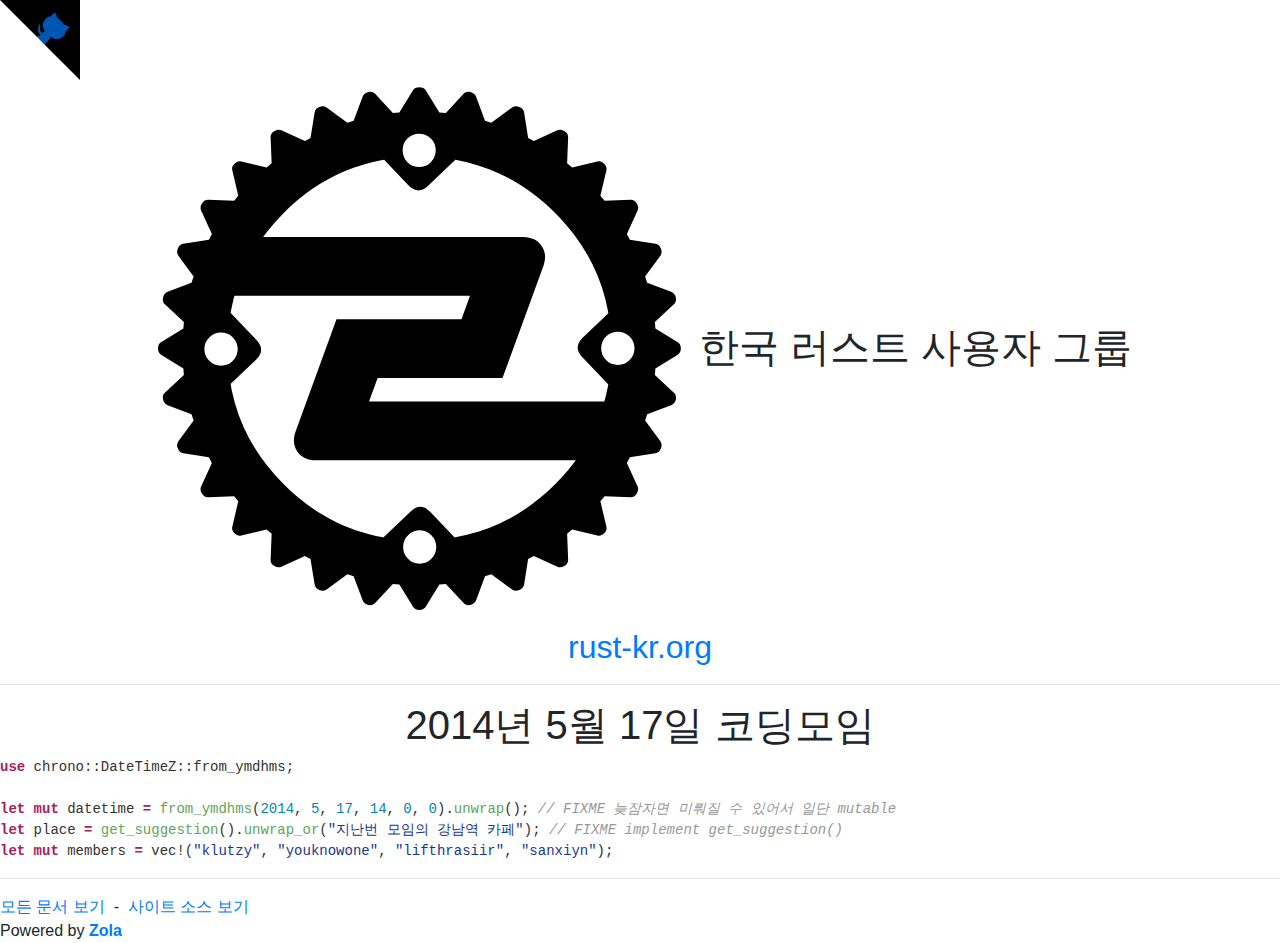
<file: pages/meetup-2014-05-17/index.html>
<!doctype html>
<html lang="ko">
<head>
  <meta charset="UTF-8">
  <meta http-equiv="X-UA-Compatible" content="IE=edge">
  <meta name="viewport" content="width=device-width, initial-scale=1">
  <title>한국 러스트 사용자 그룹</title>
  <link rel="icon" href="/static/logo.svg" type="image/svg+xml">
  <link rel="icon" href="/static/logo-512.png" type="image/png">
  <link rel="stylesheet" href="https://stackpath.bootstrapcdn.com/bootstrap/4.3.1/css/bootstrap.min.css" integrity="sha384-ggOyR0iXCbMQv3Xipma34MD+dH/1fQ784/j6cY/iJTQUOhcWr7x9JvoRxT2MZw1T" crossorigin="anonymous">
  <link rel="stylesheet" href="/static/style.css">
</head>
<body>

<!-- GitHub corner -->
<a href="https://github.com/rust-kr/rust-kr.org" class="unless-mobile github-corner" aria-label="View source on Github">
  <svg width="80" height="80" viewBox="0 0 250 250" aria-hidden="true">
    <path d="M0,0 L115,115 L130,115 L142,142 L250,250 L250,0 Z"></path>
    <path d="M128.3,109.0 C113.8,99.7 119.0,89.6 119.0,89.6 C122.0,82.7 120.5,78.6 120.5,78.6 C119.2,72.0 123.4,76.3 123.4,76.3 C127.3,80.9 125.5,87.3 125.5,87.3 C122.9,97.6 130.6,101.9 134.4,103.2" fill="currentColor" class="octo-arm"></path>
    <path d="M115.0,115.0 C114.9,115.1 118.7,116.5 119.8,115.4 L133.7,101.6 C136.9,99.2 139.9,98.4 142.2,98.6 C133.8,88.0 127.5,74.4 143.8,58.0 C148.5,53.4 154.0,51.2 159.7,51.0 C160.3,49.4 163.2,43.6 171.4,40.1 C171.4,40.1 176.1,42.5 178.8,56.2 C183.1,58.6 187.2,61.8 190.9,65.4 C194.5,69.0 197.7,73.2 200.1,77.6 C213.8,80.2 216.3,84.9 216.3,84.9 C212.7,93.1 206.9,96.0 205.4,96.6 C205.1,102.4 203.0,107.8 198.3,112.5 C181.9,128.9 168.3,122.5 157.7,114.1 C157.9,116.9 156.7,120.9 152.7,124.9 L141.0,136.5 C139.8,137.7 141.6,141.9 141.8,141.8 Z" fill="currentColor" class="octo-body"></path>
  </svg>
</a>

<h1 id="header">
  <a href="/"><img id="logo" src="/static/logo.svg" alt="Rust logo"></a>
  <span id="text">
    한국 러스트 사용자 그룹<br>
    <small><a href="/">rust-kr.org</a></small>
  </span>
</h1>

<hr>

<article>
  
  <h1 id="2014nyeon-5weol-17il-kodingmoim">2014년 5월 17일 코딩모임</h1>
<pre data-lang="rust" style="background-color:#ffffff;color:#323232;" class="language-rust "><code class="language-rust" data-lang="rust"><span style="font-weight:bold;color:#a71d5d;">use </span><span>chrono::DateTimeZ::from_ymdhms;
</span><span>
</span><span style="font-weight:bold;color:#a71d5d;">let mut</span><span> datetime </span><span style="font-weight:bold;color:#a71d5d;">= </span><span style="color:#62a35c;">from_ymdhms</span><span>(</span><span style="color:#0086b3;">2014</span><span>, </span><span style="color:#0086b3;">5</span><span>, </span><span style="color:#0086b3;">17</span><span>, </span><span style="color:#0086b3;">14</span><span>, </span><span style="color:#0086b3;">0</span><span>, </span><span style="color:#0086b3;">0</span><span>).</span><span style="color:#62a35c;">unwrap</span><span>(); </span><span style="font-style:italic;color:#969896;">// FIXME 늦잠자면 미뤄질 수 있어서 일단 mutable
</span><span style="font-weight:bold;color:#a71d5d;">let</span><span> place </span><span style="font-weight:bold;color:#a71d5d;">= </span><span style="color:#62a35c;">get_suggestion</span><span>().</span><span style="color:#62a35c;">unwrap_or</span><span>(</span><span style="color:#183691;">&quot;지난번 모임의 강남역 카페&quot;</span><span>); </span><span style="font-style:italic;color:#969896;">// FIXME implement get_suggestion()
</span><span style="font-weight:bold;color:#a71d5d;">let mut</span><span> members </span><span style="font-weight:bold;color:#a71d5d;">= </span><span>vec!(</span><span style="color:#183691;">&quot;klutzy&quot;</span><span>, </span><span style="color:#183691;">&quot;youknowone&quot;</span><span>, </span><span style="color:#183691;">&quot;lifthrasiir&quot;</span><span>, </span><span style="color:#183691;">&quot;sanxiyn&quot;</span><span>);
</span></code></pre>


</article>

<hr>

<footer>
  <div>
    <a href="/pages/_pages">모든 문서 보기</a>
    <span class="if-mobile">
      &nbsp;-&nbsp; <a href="https://github.com/rust-kr/rust-kr.org">사이트 소스 보기</a>
    </span>
  </div>
  <div>
    Powered by <a style="font-weight:700" href="https://www.getzola.org/">Zola</a>
  </div>
</footer>

</body>
</html>
</file>
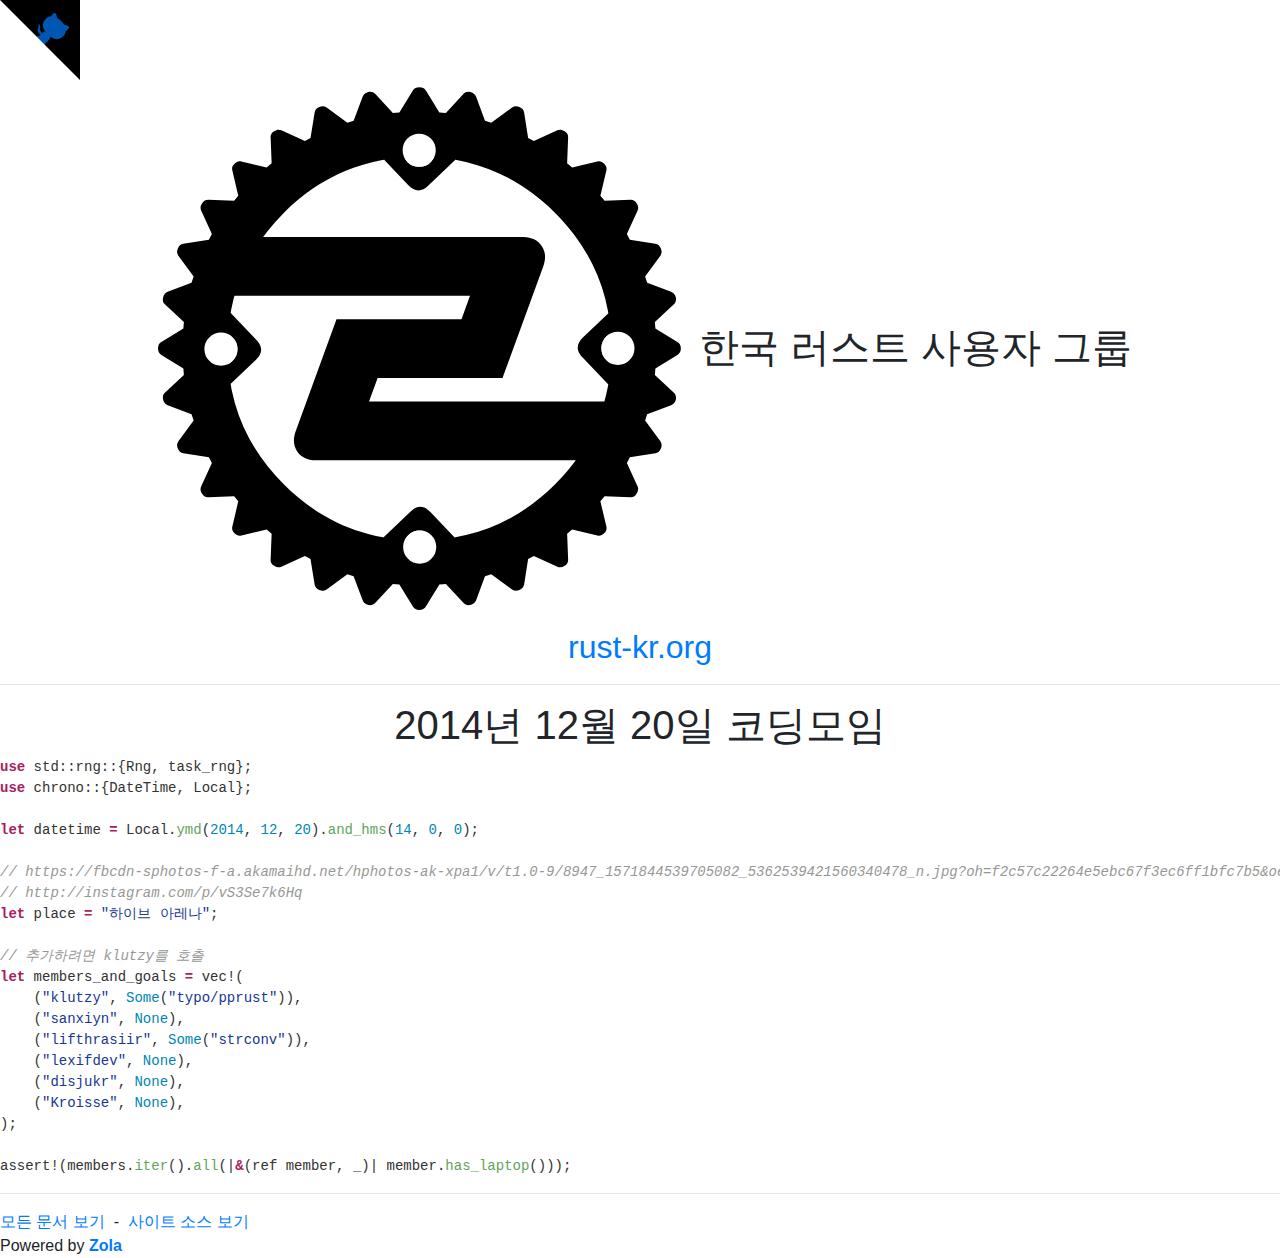
<file: pages/meetup-2014-12-20/index.html>
<!doctype html>
<html lang="ko">
<head>
  <meta charset="UTF-8">
  <meta http-equiv="X-UA-Compatible" content="IE=edge">
  <meta name="viewport" content="width=device-width, initial-scale=1">
  <title>한국 러스트 사용자 그룹</title>
  <link rel="icon" href="/static/logo.svg" type="image/svg+xml">
  <link rel="icon" href="/static/logo-512.png" type="image/png">
  <link rel="stylesheet" href="https://stackpath.bootstrapcdn.com/bootstrap/4.3.1/css/bootstrap.min.css" integrity="sha384-ggOyR0iXCbMQv3Xipma34MD+dH/1fQ784/j6cY/iJTQUOhcWr7x9JvoRxT2MZw1T" crossorigin="anonymous">
  <link rel="stylesheet" href="/static/style.css">
</head>
<body>

<!-- GitHub corner -->
<a href="https://github.com/rust-kr/rust-kr.org" class="unless-mobile github-corner" aria-label="View source on Github">
  <svg width="80" height="80" viewBox="0 0 250 250" aria-hidden="true">
    <path d="M0,0 L115,115 L130,115 L142,142 L250,250 L250,0 Z"></path>
    <path d="M128.3,109.0 C113.8,99.7 119.0,89.6 119.0,89.6 C122.0,82.7 120.5,78.6 120.5,78.6 C119.2,72.0 123.4,76.3 123.4,76.3 C127.3,80.9 125.5,87.3 125.5,87.3 C122.9,97.6 130.6,101.9 134.4,103.2" fill="currentColor" class="octo-arm"></path>
    <path d="M115.0,115.0 C114.9,115.1 118.7,116.5 119.8,115.4 L133.7,101.6 C136.9,99.2 139.9,98.4 142.2,98.6 C133.8,88.0 127.5,74.4 143.8,58.0 C148.5,53.4 154.0,51.2 159.7,51.0 C160.3,49.4 163.2,43.6 171.4,40.1 C171.4,40.1 176.1,42.5 178.8,56.2 C183.1,58.6 187.2,61.8 190.9,65.4 C194.5,69.0 197.7,73.2 200.1,77.6 C213.8,80.2 216.3,84.9 216.3,84.9 C212.7,93.1 206.9,96.0 205.4,96.6 C205.1,102.4 203.0,107.8 198.3,112.5 C181.9,128.9 168.3,122.5 157.7,114.1 C157.9,116.9 156.7,120.9 152.7,124.9 L141.0,136.5 C139.8,137.7 141.6,141.9 141.8,141.8 Z" fill="currentColor" class="octo-body"></path>
  </svg>
</a>

<h1 id="header">
  <a href="/"><img id="logo" src="/static/logo.svg" alt="Rust logo"></a>
  <span id="text">
    한국 러스트 사용자 그룹<br>
    <small><a href="/">rust-kr.org</a></small>
  </span>
</h1>

<hr>

<article>
  
  <h1 id="2014nyeon-12weol-20il-kodingmoim">2014년 12월 20일 코딩모임</h1>
<pre data-lang="rust" style="background-color:#ffffff;color:#323232;" class="language-rust "><code class="language-rust" data-lang="rust"><span style="font-weight:bold;color:#a71d5d;">use </span><span>std::rng::{Rng, task_rng};
</span><span style="font-weight:bold;color:#a71d5d;">use </span><span>chrono::{DateTime, Local};
</span><span>
</span><span style="font-weight:bold;color:#a71d5d;">let</span><span> datetime </span><span style="font-weight:bold;color:#a71d5d;">=</span><span> Local.</span><span style="color:#62a35c;">ymd</span><span>(</span><span style="color:#0086b3;">2014</span><span>, </span><span style="color:#0086b3;">12</span><span>, </span><span style="color:#0086b3;">20</span><span>).</span><span style="color:#62a35c;">and_hms</span><span>(</span><span style="color:#0086b3;">14</span><span>, </span><span style="color:#0086b3;">0</span><span>, </span><span style="color:#0086b3;">0</span><span>);
</span><span>
</span><span style="font-style:italic;color:#969896;">// https://fbcdn-sphotos-f-a.akamaihd.net/hphotos-ak-xpa1/v/t1.0-9/8947_1571844539705082_5362539421560340478_n.jpg?oh=f2c57c22264e5ebc67f3ec6ff1bfc7b5&amp;oe=551E5DF8&amp;__gda__=1426123653_b3f00a86832caba6114c20068b804762
</span><span style="font-style:italic;color:#969896;">// http://instagram.com/p/vS3Se7k6Hq
</span><span style="font-weight:bold;color:#a71d5d;">let</span><span> place </span><span style="font-weight:bold;color:#a71d5d;">= </span><span style="color:#183691;">&quot;하이브 아레나&quot;</span><span>;
</span><span>
</span><span style="font-style:italic;color:#969896;">// 추가하려면 klutzy를 호출
</span><span style="font-weight:bold;color:#a71d5d;">let</span><span> members_and_goals </span><span style="font-weight:bold;color:#a71d5d;">= </span><span>vec!(
</span><span>    (</span><span style="color:#183691;">&quot;klutzy&quot;</span><span>, </span><span style="color:#0086b3;">Some</span><span>(</span><span style="color:#183691;">&quot;typo/pprust&quot;</span><span>)),
</span><span>    (</span><span style="color:#183691;">&quot;sanxiyn&quot;</span><span>, </span><span style="color:#0086b3;">None</span><span>),
</span><span>    (</span><span style="color:#183691;">&quot;lifthrasiir&quot;</span><span>, </span><span style="color:#0086b3;">Some</span><span>(</span><span style="color:#183691;">&quot;strconv&quot;</span><span>)),
</span><span>    (</span><span style="color:#183691;">&quot;lexifdev&quot;</span><span>, </span><span style="color:#0086b3;">None</span><span>),
</span><span>    (</span><span style="color:#183691;">&quot;disjukr&quot;</span><span>, </span><span style="color:#0086b3;">None</span><span>),
</span><span>    (</span><span style="color:#183691;">&quot;Kroisse&quot;</span><span>, </span><span style="color:#0086b3;">None</span><span>),
</span><span>);
</span><span>
</span><span>assert!(members.</span><span style="color:#62a35c;">iter</span><span>().</span><span style="color:#62a35c;">all</span><span>(|</span><span style="font-weight:bold;color:#a71d5d;">&amp;</span><span>(ref member, _)| member.</span><span style="color:#62a35c;">has_laptop</span><span>()));
</span></code></pre>


</article>

<hr>

<footer>
  <div>
    <a href="/pages/_pages">모든 문서 보기</a>
    <span class="if-mobile">
      &nbsp;-&nbsp; <a href="https://github.com/rust-kr/rust-kr.org">사이트 소스 보기</a>
    </span>
  </div>
  <div>
    Powered by <a style="font-weight:700" href="https://www.getzola.org/">Zola</a>
  </div>
</footer>

</body>
</html>
</file>
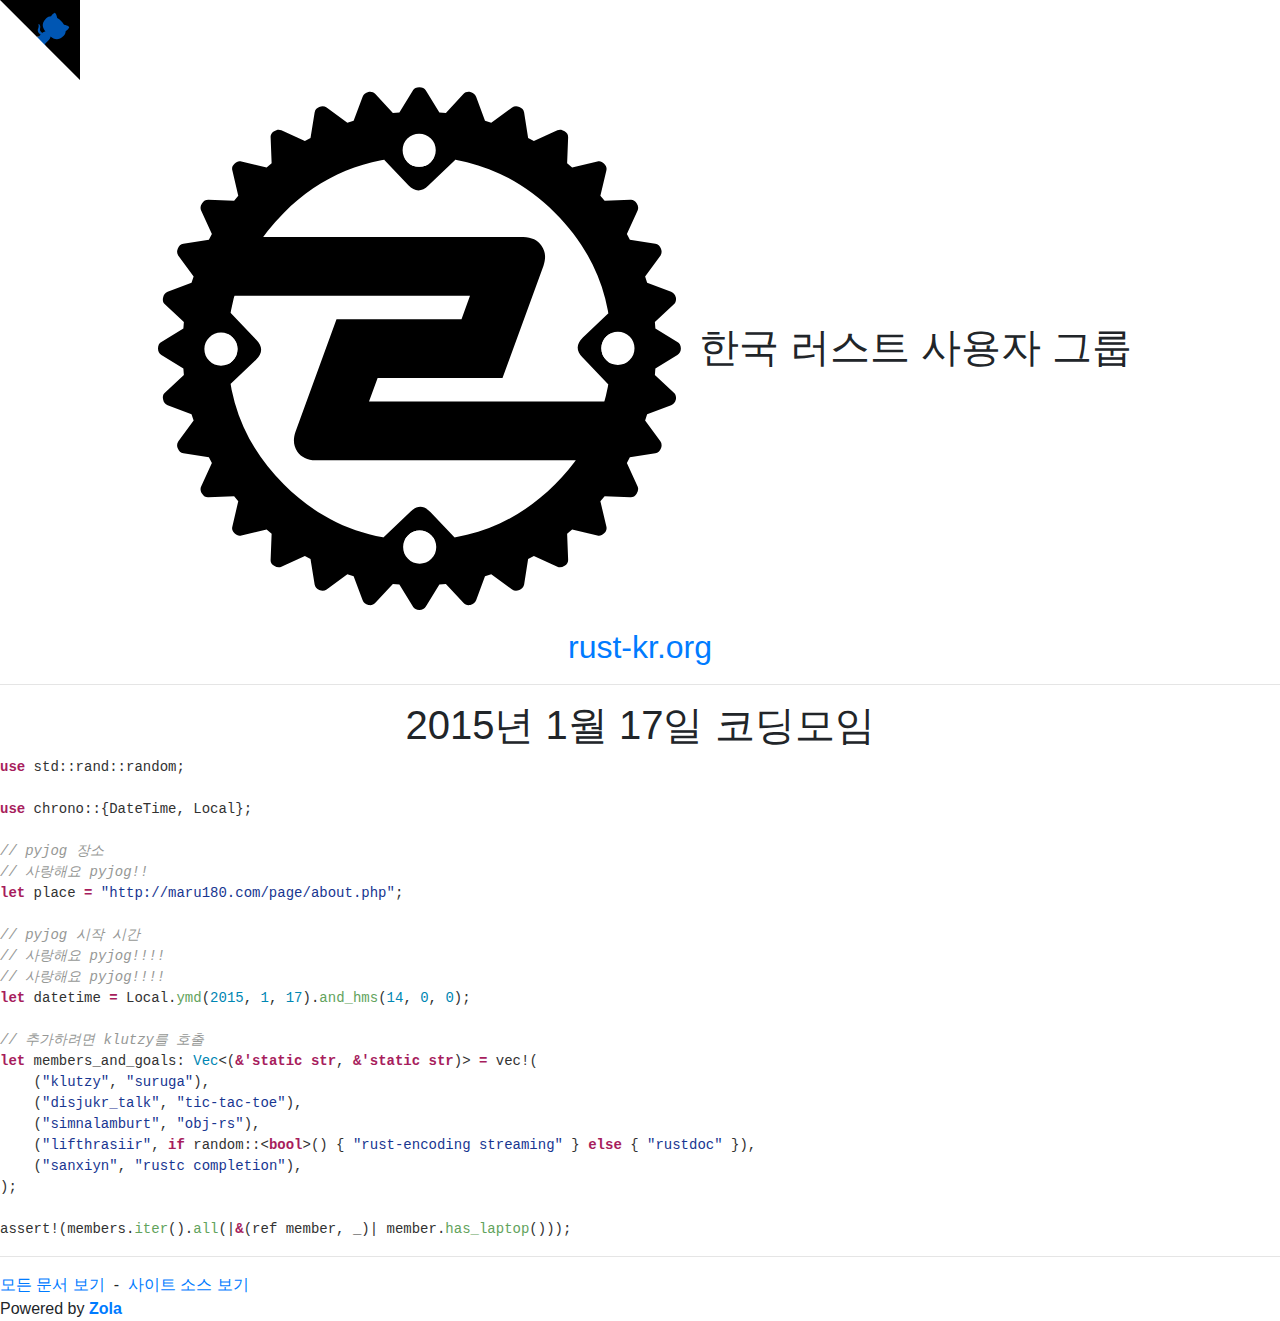
<file: pages/meetup-2015-01-17/index.html>
<!doctype html>
<html lang="ko">
<head>
  <meta charset="UTF-8">
  <meta http-equiv="X-UA-Compatible" content="IE=edge">
  <meta name="viewport" content="width=device-width, initial-scale=1">
  <title>한국 러스트 사용자 그룹</title>
  <link rel="icon" href="/static/logo.svg" type="image/svg+xml">
  <link rel="icon" href="/static/logo-512.png" type="image/png">
  <link rel="stylesheet" href="https://stackpath.bootstrapcdn.com/bootstrap/4.3.1/css/bootstrap.min.css" integrity="sha384-ggOyR0iXCbMQv3Xipma34MD+dH/1fQ784/j6cY/iJTQUOhcWr7x9JvoRxT2MZw1T" crossorigin="anonymous">
  <link rel="stylesheet" href="/static/style.css">
</head>
<body>

<!-- GitHub corner -->
<a href="https://github.com/rust-kr/rust-kr.org" class="unless-mobile github-corner" aria-label="View source on Github">
  <svg width="80" height="80" viewBox="0 0 250 250" aria-hidden="true">
    <path d="M0,0 L115,115 L130,115 L142,142 L250,250 L250,0 Z"></path>
    <path d="M128.3,109.0 C113.8,99.7 119.0,89.6 119.0,89.6 C122.0,82.7 120.5,78.6 120.5,78.6 C119.2,72.0 123.4,76.3 123.4,76.3 C127.3,80.9 125.5,87.3 125.5,87.3 C122.9,97.6 130.6,101.9 134.4,103.2" fill="currentColor" class="octo-arm"></path>
    <path d="M115.0,115.0 C114.9,115.1 118.7,116.5 119.8,115.4 L133.7,101.6 C136.9,99.2 139.9,98.4 142.2,98.6 C133.8,88.0 127.5,74.4 143.8,58.0 C148.5,53.4 154.0,51.2 159.7,51.0 C160.3,49.4 163.2,43.6 171.4,40.1 C171.4,40.1 176.1,42.5 178.8,56.2 C183.1,58.6 187.2,61.8 190.9,65.4 C194.5,69.0 197.7,73.2 200.1,77.6 C213.8,80.2 216.3,84.9 216.3,84.9 C212.7,93.1 206.9,96.0 205.4,96.6 C205.1,102.4 203.0,107.8 198.3,112.5 C181.9,128.9 168.3,122.5 157.7,114.1 C157.9,116.9 156.7,120.9 152.7,124.9 L141.0,136.5 C139.8,137.7 141.6,141.9 141.8,141.8 Z" fill="currentColor" class="octo-body"></path>
  </svg>
</a>

<h1 id="header">
  <a href="/"><img id="logo" src="/static/logo.svg" alt="Rust logo"></a>
  <span id="text">
    한국 러스트 사용자 그룹<br>
    <small><a href="/">rust-kr.org</a></small>
  </span>
</h1>

<hr>

<article>
  
  <h1 id="2015nyeon-1weol-17il-kodingmoim">2015년 1월 17일 코딩모임</h1>
<pre data-lang="rust" style="background-color:#ffffff;color:#323232;" class="language-rust "><code class="language-rust" data-lang="rust"><span style="font-weight:bold;color:#a71d5d;">use </span><span>std::rand::random;
</span><span>
</span><span style="font-weight:bold;color:#a71d5d;">use </span><span>chrono::{DateTime, Local};
</span><span>
</span><span style="font-style:italic;color:#969896;">// pyjog 장소
</span><span style="font-style:italic;color:#969896;">// 사랑해요 pyjog!!
</span><span style="font-weight:bold;color:#a71d5d;">let</span><span> place </span><span style="font-weight:bold;color:#a71d5d;">= </span><span style="color:#183691;">&quot;http://maru180.com/page/about.php&quot;</span><span>;
</span><span>
</span><span style="font-style:italic;color:#969896;">// pyjog 시작 시간
</span><span style="font-style:italic;color:#969896;">// 사랑해요 pyjog!!!!
</span><span style="font-style:italic;color:#969896;">// 사랑해요 pyjog!!!!
</span><span style="font-weight:bold;color:#a71d5d;">let</span><span> datetime </span><span style="font-weight:bold;color:#a71d5d;">=</span><span> Local.</span><span style="color:#62a35c;">ymd</span><span>(</span><span style="color:#0086b3;">2015</span><span>, </span><span style="color:#0086b3;">1</span><span>, </span><span style="color:#0086b3;">17</span><span>).</span><span style="color:#62a35c;">and_hms</span><span>(</span><span style="color:#0086b3;">14</span><span>, </span><span style="color:#0086b3;">0</span><span>, </span><span style="color:#0086b3;">0</span><span>);
</span><span>
</span><span style="font-style:italic;color:#969896;">// 추가하려면 klutzy를 호출
</span><span style="font-weight:bold;color:#a71d5d;">let</span><span> members_and_goals: </span><span style="color:#0086b3;">Vec</span><span>&lt;(</span><span style="font-weight:bold;color:#a71d5d;">&amp;&#39;static str</span><span>, </span><span style="font-weight:bold;color:#a71d5d;">&amp;&#39;static str</span><span>)&gt; </span><span style="font-weight:bold;color:#a71d5d;">= </span><span>vec!(
</span><span>    (</span><span style="color:#183691;">&quot;klutzy&quot;</span><span>, </span><span style="color:#183691;">&quot;suruga&quot;</span><span>),
</span><span>    (</span><span style="color:#183691;">&quot;disjukr_talk&quot;</span><span>, </span><span style="color:#183691;">&quot;tic-tac-toe&quot;</span><span>),
</span><span>    (</span><span style="color:#183691;">&quot;simnalamburt&quot;</span><span>, </span><span style="color:#183691;">&quot;obj-rs&quot;</span><span>),
</span><span>    (</span><span style="color:#183691;">&quot;lifthrasiir&quot;</span><span>, </span><span style="font-weight:bold;color:#a71d5d;">if </span><span>random::&lt;</span><span style="font-weight:bold;color:#a71d5d;">bool</span><span>&gt;() { </span><span style="color:#183691;">&quot;rust-encoding streaming&quot; </span><span>} </span><span style="font-weight:bold;color:#a71d5d;">else </span><span>{ </span><span style="color:#183691;">&quot;rustdoc&quot; </span><span>}),
</span><span>    (</span><span style="color:#183691;">&quot;sanxiyn&quot;</span><span>, </span><span style="color:#183691;">&quot;rustc completion&quot;</span><span>),
</span><span>);
</span><span>
</span><span>assert!(members.</span><span style="color:#62a35c;">iter</span><span>().</span><span style="color:#62a35c;">all</span><span>(|</span><span style="font-weight:bold;color:#a71d5d;">&amp;</span><span>(ref member, _)| member.</span><span style="color:#62a35c;">has_laptop</span><span>()));
</span></code></pre>


</article>

<hr>

<footer>
  <div>
    <a href="/pages/_pages">모든 문서 보기</a>
    <span class="if-mobile">
      &nbsp;-&nbsp; <a href="https://github.com/rust-kr/rust-kr.org">사이트 소스 보기</a>
    </span>
  </div>
  <div>
    Powered by <a style="font-weight:700" href="https://www.getzola.org/">Zola</a>
  </div>
</footer>

</body>
</html>
</file>
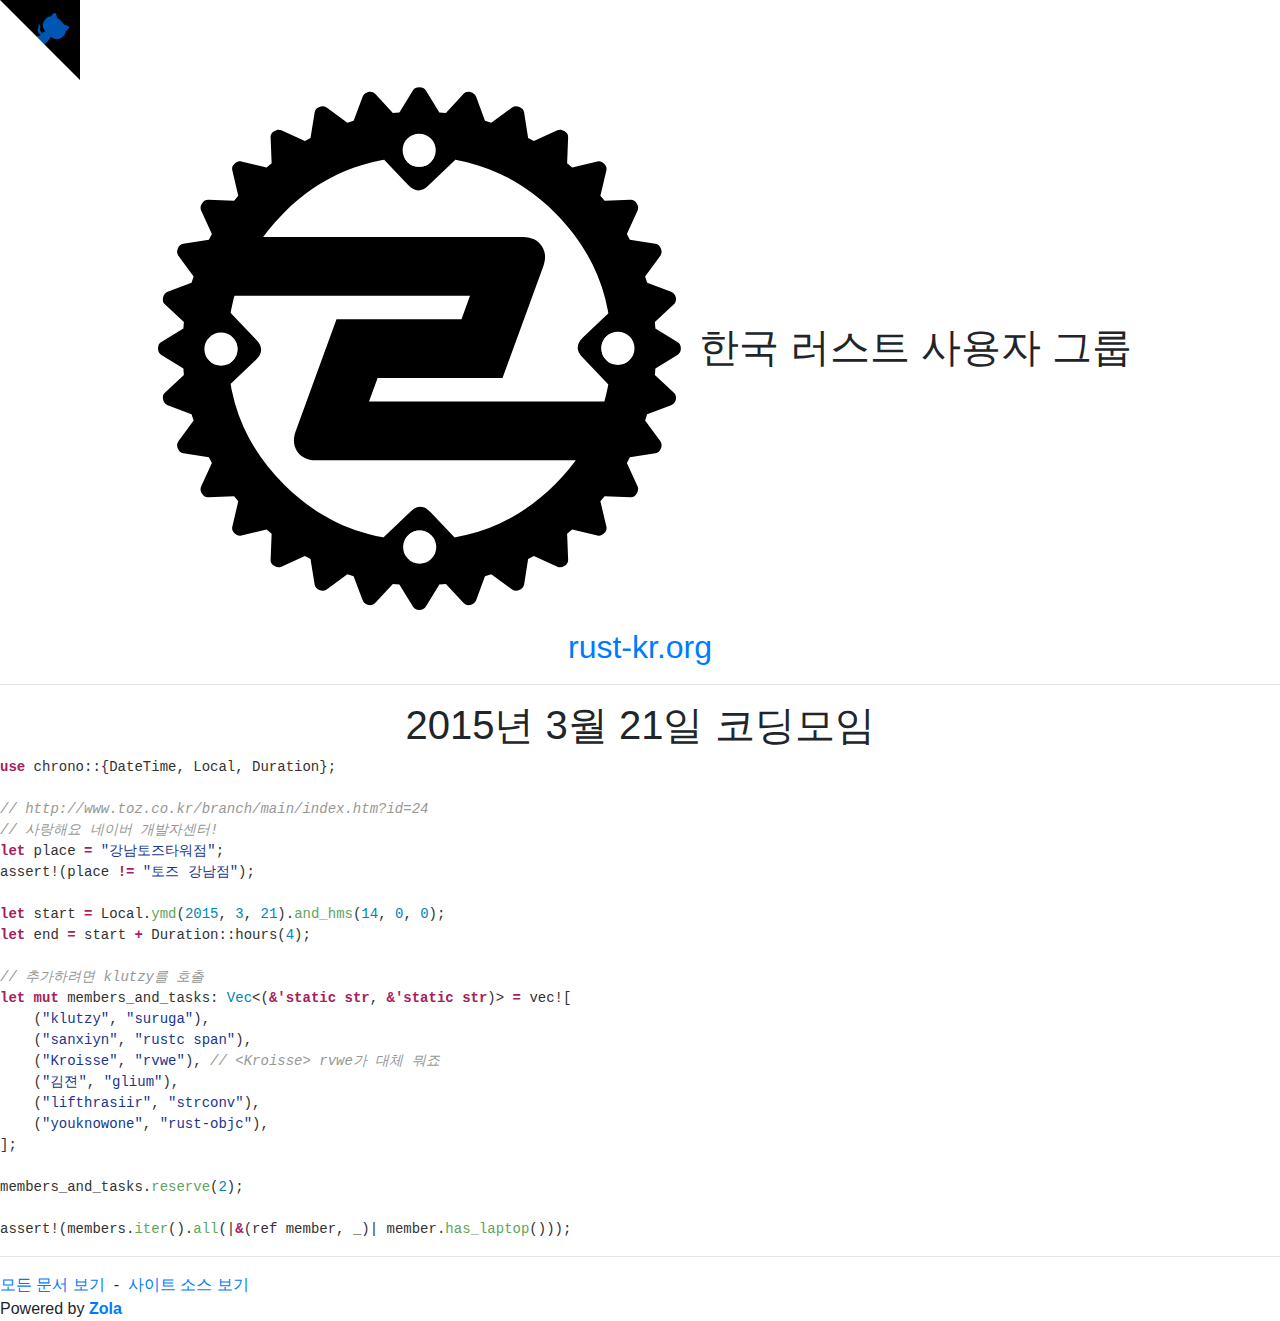
<file: pages/meetup-2015-03-21/index.html>
<!doctype html>
<html lang="ko">
<head>
  <meta charset="UTF-8">
  <meta http-equiv="X-UA-Compatible" content="IE=edge">
  <meta name="viewport" content="width=device-width, initial-scale=1">
  <title>한국 러스트 사용자 그룹</title>
  <link rel="icon" href="/static/logo.svg" type="image/svg+xml">
  <link rel="icon" href="/static/logo-512.png" type="image/png">
  <link rel="stylesheet" href="https://stackpath.bootstrapcdn.com/bootstrap/4.3.1/css/bootstrap.min.css" integrity="sha384-ggOyR0iXCbMQv3Xipma34MD+dH/1fQ784/j6cY/iJTQUOhcWr7x9JvoRxT2MZw1T" crossorigin="anonymous">
  <link rel="stylesheet" href="/static/style.css">
</head>
<body>

<!-- GitHub corner -->
<a href="https://github.com/rust-kr/rust-kr.org" class="unless-mobile github-corner" aria-label="View source on Github">
  <svg width="80" height="80" viewBox="0 0 250 250" aria-hidden="true">
    <path d="M0,0 L115,115 L130,115 L142,142 L250,250 L250,0 Z"></path>
    <path d="M128.3,109.0 C113.8,99.7 119.0,89.6 119.0,89.6 C122.0,82.7 120.5,78.6 120.5,78.6 C119.2,72.0 123.4,76.3 123.4,76.3 C127.3,80.9 125.5,87.3 125.5,87.3 C122.9,97.6 130.6,101.9 134.4,103.2" fill="currentColor" class="octo-arm"></path>
    <path d="M115.0,115.0 C114.9,115.1 118.7,116.5 119.8,115.4 L133.7,101.6 C136.9,99.2 139.9,98.4 142.2,98.6 C133.8,88.0 127.5,74.4 143.8,58.0 C148.5,53.4 154.0,51.2 159.7,51.0 C160.3,49.4 163.2,43.6 171.4,40.1 C171.4,40.1 176.1,42.5 178.8,56.2 C183.1,58.6 187.2,61.8 190.9,65.4 C194.5,69.0 197.7,73.2 200.1,77.6 C213.8,80.2 216.3,84.9 216.3,84.9 C212.7,93.1 206.9,96.0 205.4,96.6 C205.1,102.4 203.0,107.8 198.3,112.5 C181.9,128.9 168.3,122.5 157.7,114.1 C157.9,116.9 156.7,120.9 152.7,124.9 L141.0,136.5 C139.8,137.7 141.6,141.9 141.8,141.8 Z" fill="currentColor" class="octo-body"></path>
  </svg>
</a>

<h1 id="header">
  <a href="/"><img id="logo" src="/static/logo.svg" alt="Rust logo"></a>
  <span id="text">
    한국 러스트 사용자 그룹<br>
    <small><a href="/">rust-kr.org</a></small>
  </span>
</h1>

<hr>

<article>
  
  <h1 id="2015nyeon-3weol-21il-kodingmoim">2015년 3월 21일 코딩모임</h1>
<pre data-lang="rust" style="background-color:#ffffff;color:#323232;" class="language-rust "><code class="language-rust" data-lang="rust"><span style="font-weight:bold;color:#a71d5d;">use </span><span>chrono::{DateTime, Local, Duration};
</span><span>
</span><span style="font-style:italic;color:#969896;">// http://www.toz.co.kr/branch/main/index.htm?id=24
</span><span style="font-style:italic;color:#969896;">// 사랑해요 네이버 개발자센터!
</span><span style="font-weight:bold;color:#a71d5d;">let</span><span> place </span><span style="font-weight:bold;color:#a71d5d;">= </span><span style="color:#183691;">&quot;강남토즈타워점&quot;</span><span>;
</span><span>assert!(place </span><span style="font-weight:bold;color:#a71d5d;">!= </span><span style="color:#183691;">&quot;토즈 강남점&quot;</span><span>);
</span><span>
</span><span style="font-weight:bold;color:#a71d5d;">let</span><span> start </span><span style="font-weight:bold;color:#a71d5d;">=</span><span> Local.</span><span style="color:#62a35c;">ymd</span><span>(</span><span style="color:#0086b3;">2015</span><span>, </span><span style="color:#0086b3;">3</span><span>, </span><span style="color:#0086b3;">21</span><span>).</span><span style="color:#62a35c;">and_hms</span><span>(</span><span style="color:#0086b3;">14</span><span>, </span><span style="color:#0086b3;">0</span><span>, </span><span style="color:#0086b3;">0</span><span>);
</span><span style="font-weight:bold;color:#a71d5d;">let</span><span> end </span><span style="font-weight:bold;color:#a71d5d;">=</span><span> start </span><span style="font-weight:bold;color:#a71d5d;">+ </span><span>Duration::hours(</span><span style="color:#0086b3;">4</span><span>);
</span><span>
</span><span style="font-style:italic;color:#969896;">// 추가하려면 klutzy를 호출
</span><span style="font-weight:bold;color:#a71d5d;">let mut</span><span> members_and_tasks: </span><span style="color:#0086b3;">Vec</span><span>&lt;(</span><span style="font-weight:bold;color:#a71d5d;">&amp;&#39;static str</span><span>, </span><span style="font-weight:bold;color:#a71d5d;">&amp;&#39;static str</span><span>)&gt; </span><span style="font-weight:bold;color:#a71d5d;">= </span><span>vec![
</span><span>    (</span><span style="color:#183691;">&quot;klutzy&quot;</span><span>, </span><span style="color:#183691;">&quot;suruga&quot;</span><span>),
</span><span>    (</span><span style="color:#183691;">&quot;sanxiyn&quot;</span><span>, </span><span style="color:#183691;">&quot;rustc span&quot;</span><span>),
</span><span>    (</span><span style="color:#183691;">&quot;Kroisse&quot;</span><span>, </span><span style="color:#183691;">&quot;rvwe&quot;</span><span>), </span><span style="font-style:italic;color:#969896;">// &lt;Kroisse&gt; rvwe가 대체 뭐죠
</span><span>    (</span><span style="color:#183691;">&quot;김젼&quot;</span><span>, </span><span style="color:#183691;">&quot;glium&quot;</span><span>),
</span><span>    (</span><span style="color:#183691;">&quot;lifthrasiir&quot;</span><span>, </span><span style="color:#183691;">&quot;strconv&quot;</span><span>),
</span><span>    (</span><span style="color:#183691;">&quot;youknowone&quot;</span><span>, </span><span style="color:#183691;">&quot;rust-objc&quot;</span><span>),
</span><span>];
</span><span>
</span><span>members_and_tasks.</span><span style="color:#62a35c;">reserve</span><span>(</span><span style="color:#0086b3;">2</span><span>);
</span><span>
</span><span>assert!(members.</span><span style="color:#62a35c;">iter</span><span>().</span><span style="color:#62a35c;">all</span><span>(|</span><span style="font-weight:bold;color:#a71d5d;">&amp;</span><span>(ref member, _)| member.</span><span style="color:#62a35c;">has_laptop</span><span>()));
</span></code></pre>


</article>

<hr>

<footer>
  <div>
    <a href="/pages/_pages">모든 문서 보기</a>
    <span class="if-mobile">
      &nbsp;-&nbsp; <a href="https://github.com/rust-kr/rust-kr.org">사이트 소스 보기</a>
    </span>
  </div>
  <div>
    Powered by <a style="font-weight:700" href="https://www.getzola.org/">Zola</a>
  </div>
</footer>

</body>
</html>
</file>
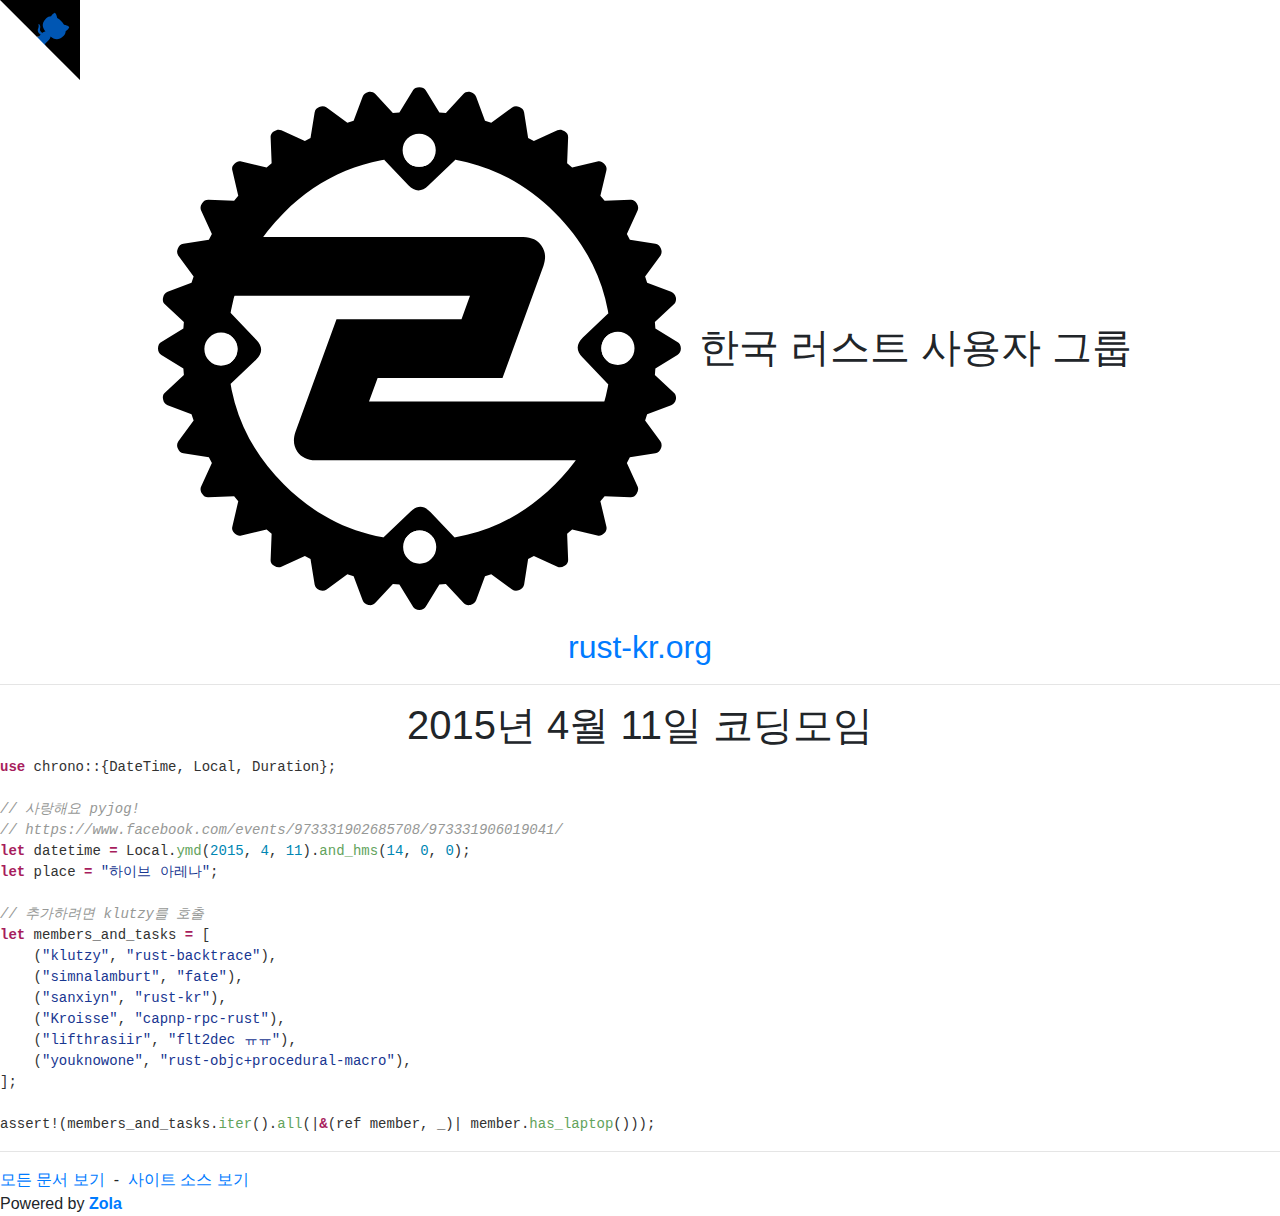
<file: pages/meetup-2015-04-11/index.html>
<!doctype html>
<html lang="ko">
<head>
  <meta charset="UTF-8">
  <meta http-equiv="X-UA-Compatible" content="IE=edge">
  <meta name="viewport" content="width=device-width, initial-scale=1">
  <title>한국 러스트 사용자 그룹</title>
  <link rel="icon" href="/static/logo.svg" type="image/svg+xml">
  <link rel="icon" href="/static/logo-512.png" type="image/png">
  <link rel="stylesheet" href="https://stackpath.bootstrapcdn.com/bootstrap/4.3.1/css/bootstrap.min.css" integrity="sha384-ggOyR0iXCbMQv3Xipma34MD+dH/1fQ784/j6cY/iJTQUOhcWr7x9JvoRxT2MZw1T" crossorigin="anonymous">
  <link rel="stylesheet" href="/static/style.css">
</head>
<body>

<!-- GitHub corner -->
<a href="https://github.com/rust-kr/rust-kr.org" class="unless-mobile github-corner" aria-label="View source on Github">
  <svg width="80" height="80" viewBox="0 0 250 250" aria-hidden="true">
    <path d="M0,0 L115,115 L130,115 L142,142 L250,250 L250,0 Z"></path>
    <path d="M128.3,109.0 C113.8,99.7 119.0,89.6 119.0,89.6 C122.0,82.7 120.5,78.6 120.5,78.6 C119.2,72.0 123.4,76.3 123.4,76.3 C127.3,80.9 125.5,87.3 125.5,87.3 C122.9,97.6 130.6,101.9 134.4,103.2" fill="currentColor" class="octo-arm"></path>
    <path d="M115.0,115.0 C114.9,115.1 118.7,116.5 119.8,115.4 L133.7,101.6 C136.9,99.2 139.9,98.4 142.2,98.6 C133.8,88.0 127.5,74.4 143.8,58.0 C148.5,53.4 154.0,51.2 159.7,51.0 C160.3,49.4 163.2,43.6 171.4,40.1 C171.4,40.1 176.1,42.5 178.8,56.2 C183.1,58.6 187.2,61.8 190.9,65.4 C194.5,69.0 197.7,73.2 200.1,77.6 C213.8,80.2 216.3,84.9 216.3,84.9 C212.7,93.1 206.9,96.0 205.4,96.6 C205.1,102.4 203.0,107.8 198.3,112.5 C181.9,128.9 168.3,122.5 157.7,114.1 C157.9,116.9 156.7,120.9 152.7,124.9 L141.0,136.5 C139.8,137.7 141.6,141.9 141.8,141.8 Z" fill="currentColor" class="octo-body"></path>
  </svg>
</a>

<h1 id="header">
  <a href="/"><img id="logo" src="/static/logo.svg" alt="Rust logo"></a>
  <span id="text">
    한국 러스트 사용자 그룹<br>
    <small><a href="/">rust-kr.org</a></small>
  </span>
</h1>

<hr>

<article>
  
  <h1 id="2015nyeon-4weol-11il-kodingmoim">2015년 4월 11일 코딩모임</h1>
<pre data-lang="rust" style="background-color:#ffffff;color:#323232;" class="language-rust "><code class="language-rust" data-lang="rust"><span style="font-weight:bold;color:#a71d5d;">use </span><span>chrono::{DateTime, Local, Duration};
</span><span>
</span><span style="font-style:italic;color:#969896;">// 사랑해요 pyjog!
</span><span style="font-style:italic;color:#969896;">// https://www.facebook.com/events/973331902685708/973331906019041/
</span><span style="font-weight:bold;color:#a71d5d;">let</span><span> datetime </span><span style="font-weight:bold;color:#a71d5d;">=</span><span> Local.</span><span style="color:#62a35c;">ymd</span><span>(</span><span style="color:#0086b3;">2015</span><span>, </span><span style="color:#0086b3;">4</span><span>, </span><span style="color:#0086b3;">11</span><span>).</span><span style="color:#62a35c;">and_hms</span><span>(</span><span style="color:#0086b3;">14</span><span>, </span><span style="color:#0086b3;">0</span><span>, </span><span style="color:#0086b3;">0</span><span>);
</span><span style="font-weight:bold;color:#a71d5d;">let</span><span> place </span><span style="font-weight:bold;color:#a71d5d;">= </span><span style="color:#183691;">&quot;하이브 아레나&quot;</span><span>;
</span><span>
</span><span style="font-style:italic;color:#969896;">// 추가하려면 klutzy를 호출
</span><span style="font-weight:bold;color:#a71d5d;">let</span><span> members_and_tasks </span><span style="font-weight:bold;color:#a71d5d;">= </span><span>[
</span><span>    (</span><span style="color:#183691;">&quot;klutzy&quot;</span><span>, </span><span style="color:#183691;">&quot;rust-backtrace&quot;</span><span>),
</span><span>    (</span><span style="color:#183691;">&quot;simnalamburt&quot;</span><span>, </span><span style="color:#183691;">&quot;fate&quot;</span><span>),
</span><span>    (</span><span style="color:#183691;">&quot;sanxiyn&quot;</span><span>, </span><span style="color:#183691;">&quot;rust-kr&quot;</span><span>),
</span><span>    (</span><span style="color:#183691;">&quot;Kroisse&quot;</span><span>, </span><span style="color:#183691;">&quot;capnp-rpc-rust&quot;</span><span>),
</span><span>    (</span><span style="color:#183691;">&quot;lifthrasiir&quot;</span><span>, </span><span style="color:#183691;">&quot;flt2dec ㅠㅠ&quot;</span><span>),
</span><span>    (</span><span style="color:#183691;">&quot;youknowone&quot;</span><span>, </span><span style="color:#183691;">&quot;rust-objc+procedural-macro&quot;</span><span>),
</span><span>];
</span><span>
</span><span>assert!(members_and_tasks.</span><span style="color:#62a35c;">iter</span><span>().</span><span style="color:#62a35c;">all</span><span>(|</span><span style="font-weight:bold;color:#a71d5d;">&amp;</span><span>(ref member, _)| member.</span><span style="color:#62a35c;">has_laptop</span><span>()));
</span></code></pre>


</article>

<hr>

<footer>
  <div>
    <a href="/pages/_pages">모든 문서 보기</a>
    <span class="if-mobile">
      &nbsp;-&nbsp; <a href="https://github.com/rust-kr/rust-kr.org">사이트 소스 보기</a>
    </span>
  </div>
  <div>
    Powered by <a style="font-weight:700" href="https://www.getzola.org/">Zola</a>
  </div>
</footer>

</body>
</html>
</file>
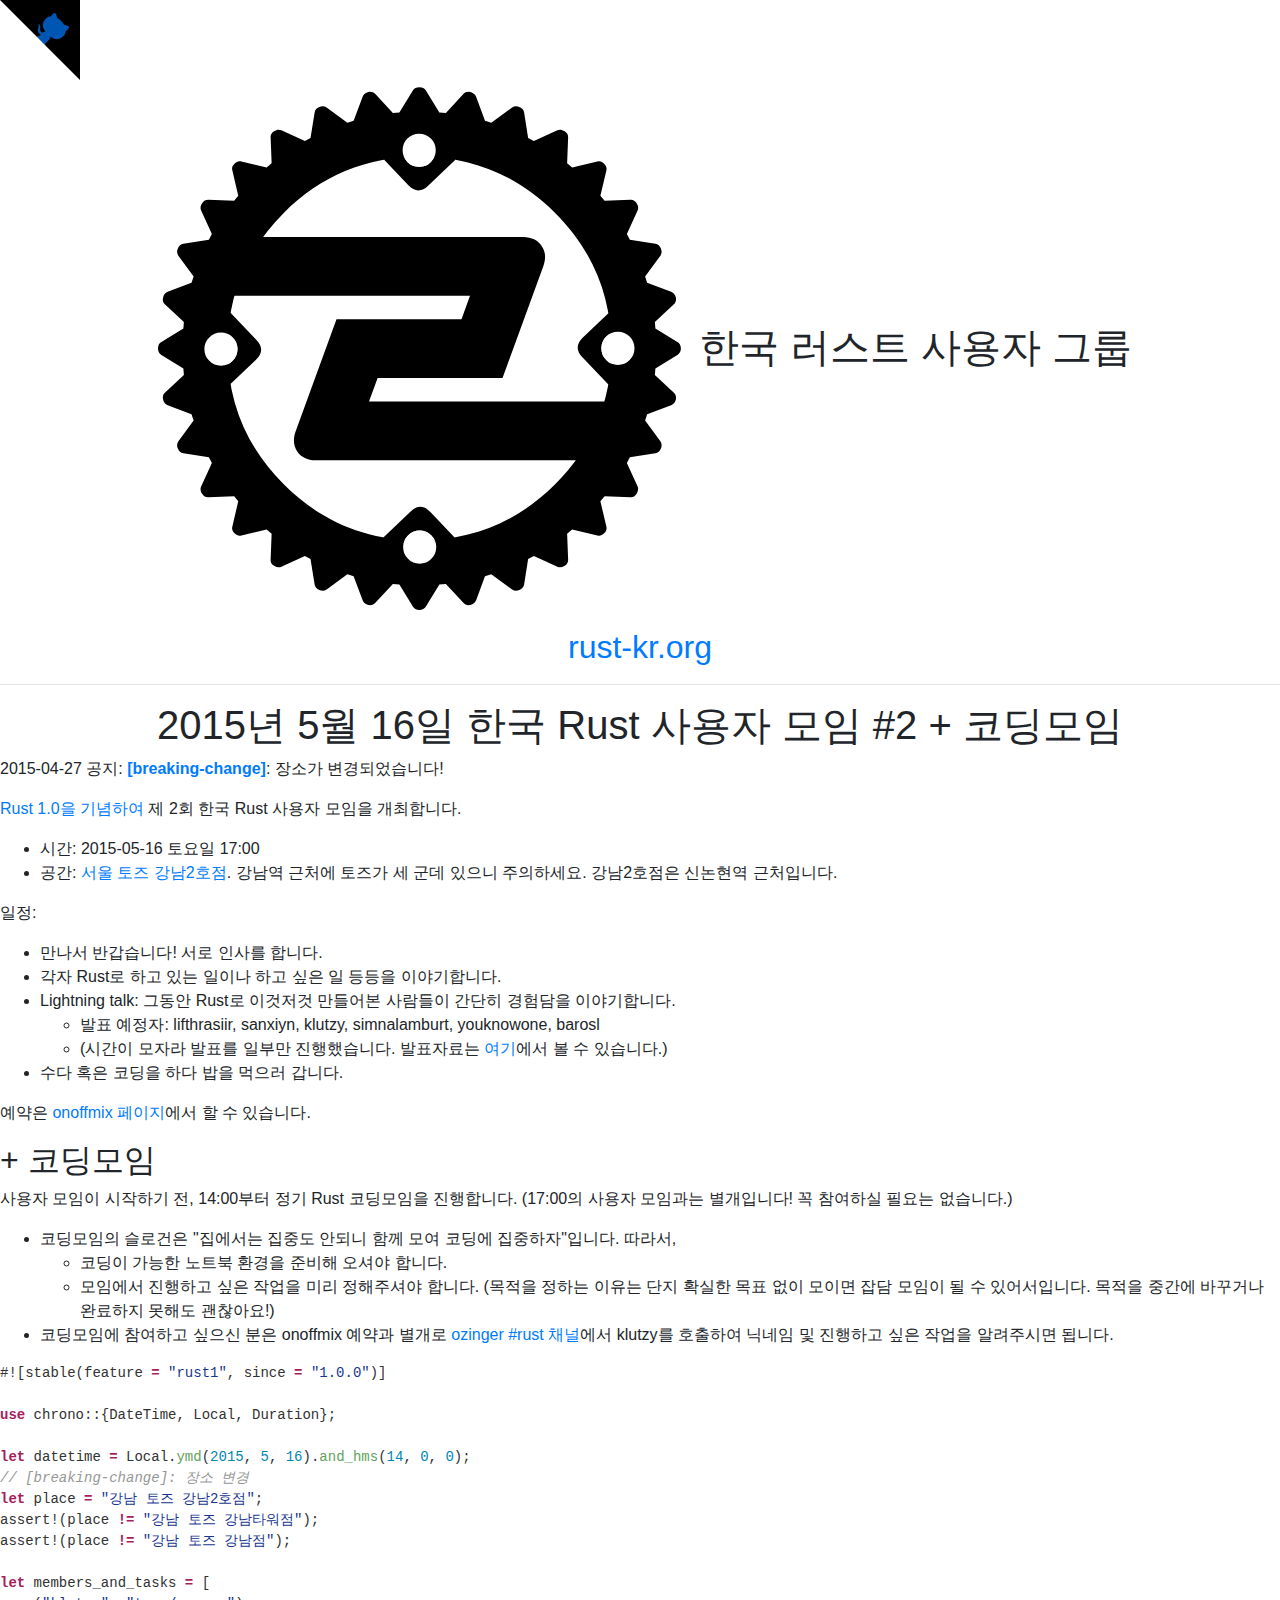
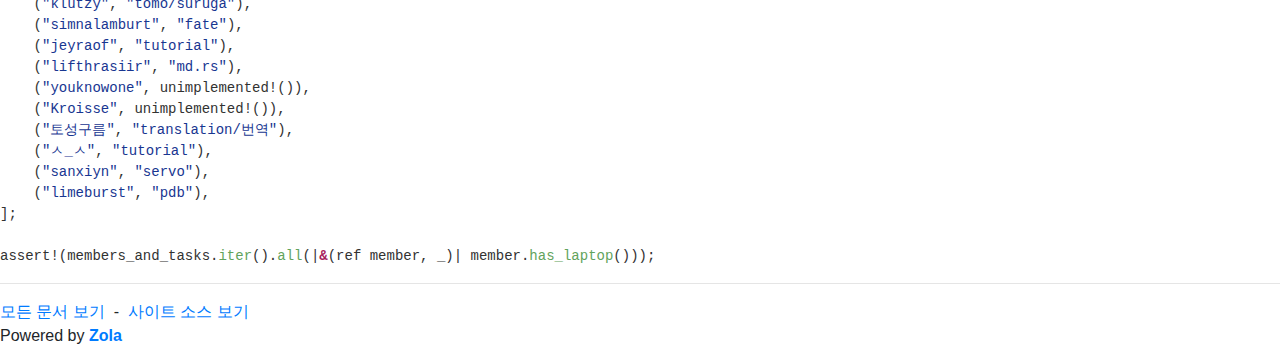
<file: pages/meetup-2015-05-16/index.html>
<!doctype html>
<html lang="ko">
<head>
  <meta charset="UTF-8">
  <meta http-equiv="X-UA-Compatible" content="IE=edge">
  <meta name="viewport" content="width=device-width, initial-scale=1">
  <title>한국 러스트 사용자 그룹</title>
  <link rel="icon" href="/static/logo.svg" type="image/svg+xml">
  <link rel="icon" href="/static/logo-512.png" type="image/png">
  <link rel="stylesheet" href="https://stackpath.bootstrapcdn.com/bootstrap/4.3.1/css/bootstrap.min.css" integrity="sha384-ggOyR0iXCbMQv3Xipma34MD+dH/1fQ784/j6cY/iJTQUOhcWr7x9JvoRxT2MZw1T" crossorigin="anonymous">
  <link rel="stylesheet" href="/static/style.css">
</head>
<body>

<!-- GitHub corner -->
<a href="https://github.com/rust-kr/rust-kr.org" class="unless-mobile github-corner" aria-label="View source on Github">
  <svg width="80" height="80" viewBox="0 0 250 250" aria-hidden="true">
    <path d="M0,0 L115,115 L130,115 L142,142 L250,250 L250,0 Z"></path>
    <path d="M128.3,109.0 C113.8,99.7 119.0,89.6 119.0,89.6 C122.0,82.7 120.5,78.6 120.5,78.6 C119.2,72.0 123.4,76.3 123.4,76.3 C127.3,80.9 125.5,87.3 125.5,87.3 C122.9,97.6 130.6,101.9 134.4,103.2" fill="currentColor" class="octo-arm"></path>
    <path d="M115.0,115.0 C114.9,115.1 118.7,116.5 119.8,115.4 L133.7,101.6 C136.9,99.2 139.9,98.4 142.2,98.6 C133.8,88.0 127.5,74.4 143.8,58.0 C148.5,53.4 154.0,51.2 159.7,51.0 C160.3,49.4 163.2,43.6 171.4,40.1 C171.4,40.1 176.1,42.5 178.8,56.2 C183.1,58.6 187.2,61.8 190.9,65.4 C194.5,69.0 197.7,73.2 200.1,77.6 C213.8,80.2 216.3,84.9 216.3,84.9 C212.7,93.1 206.9,96.0 205.4,96.6 C205.1,102.4 203.0,107.8 198.3,112.5 C181.9,128.9 168.3,122.5 157.7,114.1 C157.9,116.9 156.7,120.9 152.7,124.9 L141.0,136.5 C139.8,137.7 141.6,141.9 141.8,141.8 Z" fill="currentColor" class="octo-body"></path>
  </svg>
</a>

<h1 id="header">
  <a href="/"><img id="logo" src="/static/logo.svg" alt="Rust logo"></a>
  <span id="text">
    한국 러스트 사용자 그룹<br>
    <small><a href="/">rust-kr.org</a></small>
  </span>
</h1>

<hr>

<article>
  
  <h1 id="2015nyeon-5weol-16il-hangug-rust-sayongja-moim-2-kodingmoim">2015년 5월 16일 한국 Rust 사용자 모임 #2 + 코딩모임</h1>
<p>2015-04-27 공지: <strong><a href="http://killercup.github.io/bitrust/">[breaking-change]</a></strong>: 장소가 변경되었습니다!</p>
<p><a href="http://users.rust-lang.org/t/rust-1-0-launch-event-details-action-required-for-event-organizers/1025">Rust 1.0을 기념하여</a> 제 2회 한국 Rust 사용자 모임을 개최합니다.</p>
<ul>
<li>시간: 2015-05-16 토요일 17:00</li>
<li>공간: <a href="http://www.toz.co.kr/branch/main/index.htm?id=11">서울 토즈 강남2호점</a>.
강남역 근처에 토즈가 세 군데 있으니 주의하세요. 강남2호점은 신논현역 근처입니다.</li>
</ul>
<p>일정:</p>
<ul>
<li>만나서 반갑습니다! 서로 인사를 합니다.</li>
<li>각자 Rust로 하고 있는 일이나 하고 싶은 일 등등을 이야기합니다.</li>
<li>Lightning talk: 그동안 Rust로 이것저것 만들어본 사람들이 간단히 경험담을 이야기합니다.
<ul>
<li>발표 예정자: lifthrasiir, sanxiyn, klutzy, simnalamburt, youknowone, barosl</li>
<li>(시간이 모자라 발표를 일부만 진행했습니다. 발표자료는 <a href="https://github.com/rust-kr/talks">여기</a>에서 볼 수 있습니다.)</li>
</ul>
</li>
<li>수다 혹은 코딩을 하다 밥을 먹으러 갑니다.</li>
</ul>
<p>예약은 <a href="http://onoffmix.com/event/45564">onoffmix 페이지</a>에서 할 수 있습니다.</p>
<h2 id="kodingmoim">+ 코딩모임</h2>
<p>사용자 모임이 시작하기 전, 14:00부터 정기 Rust 코딩모임을 진행합니다.
(17:00의 사용자 모임과는 별개입니다! 꼭 참여하실 필요는 없습니다.)</p>
<ul>
<li>코딩모임의 슬로건은 "집에서는 집중도 안되니 함께 모여 코딩에 집중하자"입니다. 따라서,
<ul>
<li>코딩이 가능한 노트북 환경을 준비해 오셔야 합니다.</li>
<li>모임에서 진행하고 싶은 작업을 미리 정해주셔야 합니다.
(목적을 정하는 이유는 단지 확실한 목표 없이 모이면 잡담 모임이 될 수 있어서입니다.
목적을 중간에 바꾸거나 완료하지 못해도 괜찮아요!)</li>
</ul>
</li>
<li>코딩모임에 참여하고 싶으신 분은 onoffmix 예약과 별개로
<a href="irc://ozinger.org/#rust">ozinger #rust 채널</a>에서 klutzy를 호출하여
닉네임 및 진행하고 싶은 작업을 알려주시면 됩니다.</li>
</ul>
<pre data-lang="rust" style="background-color:#ffffff;color:#323232;" class="language-rust "><code class="language-rust" data-lang="rust"><span>#![stable(feature </span><span style="font-weight:bold;color:#a71d5d;">= </span><span style="color:#183691;">&quot;rust1&quot;</span><span>, since </span><span style="font-weight:bold;color:#a71d5d;">= </span><span style="color:#183691;">&quot;1.0.0&quot;</span><span>)]
</span><span>
</span><span style="font-weight:bold;color:#a71d5d;">use </span><span>chrono::{DateTime, Local, Duration};
</span><span>
</span><span style="font-weight:bold;color:#a71d5d;">let</span><span> datetime </span><span style="font-weight:bold;color:#a71d5d;">=</span><span> Local.</span><span style="color:#62a35c;">ymd</span><span>(</span><span style="color:#0086b3;">2015</span><span>, </span><span style="color:#0086b3;">5</span><span>, </span><span style="color:#0086b3;">16</span><span>).</span><span style="color:#62a35c;">and_hms</span><span>(</span><span style="color:#0086b3;">14</span><span>, </span><span style="color:#0086b3;">0</span><span>, </span><span style="color:#0086b3;">0</span><span>);
</span><span style="font-style:italic;color:#969896;">// [breaking-change]: 장소 변경
</span><span style="font-weight:bold;color:#a71d5d;">let</span><span> place </span><span style="font-weight:bold;color:#a71d5d;">= </span><span style="color:#183691;">&quot;강남 토즈 강남2호점&quot;</span><span>;
</span><span>assert!(place </span><span style="font-weight:bold;color:#a71d5d;">!= </span><span style="color:#183691;">&quot;강남 토즈 강남타워점&quot;</span><span>);
</span><span>assert!(place </span><span style="font-weight:bold;color:#a71d5d;">!= </span><span style="color:#183691;">&quot;강남 토즈 강남점&quot;</span><span>);
</span><span>
</span><span style="font-weight:bold;color:#a71d5d;">let</span><span> members_and_tasks </span><span style="font-weight:bold;color:#a71d5d;">= </span><span>[
</span><span>    (</span><span style="color:#183691;">&quot;klutzy&quot;</span><span>, </span><span style="color:#183691;">&quot;tomo/suruga&quot;</span><span>),
</span><span>    (</span><span style="color:#183691;">&quot;simnalamburt&quot;</span><span>, </span><span style="color:#183691;">&quot;fate&quot;</span><span>),
</span><span>    (</span><span style="color:#183691;">&quot;jeyraof&quot;</span><span>, </span><span style="color:#183691;">&quot;tutorial&quot;</span><span>),
</span><span>    (</span><span style="color:#183691;">&quot;lifthrasiir&quot;</span><span>, </span><span style="color:#183691;">&quot;md.rs&quot;</span><span>),
</span><span>    (</span><span style="color:#183691;">&quot;youknowone&quot;</span><span>, unimplemented!()),
</span><span>    (</span><span style="color:#183691;">&quot;Kroisse&quot;</span><span>, unimplemented!()),
</span><span>    (</span><span style="color:#183691;">&quot;토성구름&quot;</span><span>, </span><span style="color:#183691;">&quot;translation/번역&quot;</span><span>),
</span><span>    (</span><span style="color:#183691;">&quot;ㅅ_ㅅ&quot;</span><span>, </span><span style="color:#183691;">&quot;tutorial&quot;</span><span>),
</span><span>    (</span><span style="color:#183691;">&quot;sanxiyn&quot;</span><span>, </span><span style="color:#183691;">&quot;servo&quot;</span><span>),
</span><span>    (</span><span style="color:#183691;">&quot;limeburst&quot;</span><span>, </span><span style="color:#183691;">&quot;pdb&quot;</span><span>),
</span><span>];
</span><span>
</span><span>assert!(members_and_tasks.</span><span style="color:#62a35c;">iter</span><span>().</span><span style="color:#62a35c;">all</span><span>(|</span><span style="font-weight:bold;color:#a71d5d;">&amp;</span><span>(ref member, _)| member.</span><span style="color:#62a35c;">has_laptop</span><span>()));
</span></code></pre>


</article>

<hr>

<footer>
  <div>
    <a href="/pages/_pages">모든 문서 보기</a>
    <span class="if-mobile">
      &nbsp;-&nbsp; <a href="https://github.com/rust-kr/rust-kr.org">사이트 소스 보기</a>
    </span>
  </div>
  <div>
    Powered by <a style="font-weight:700" href="https://www.getzola.org/">Zola</a>
  </div>
</footer>

</body>
</html>
</file>
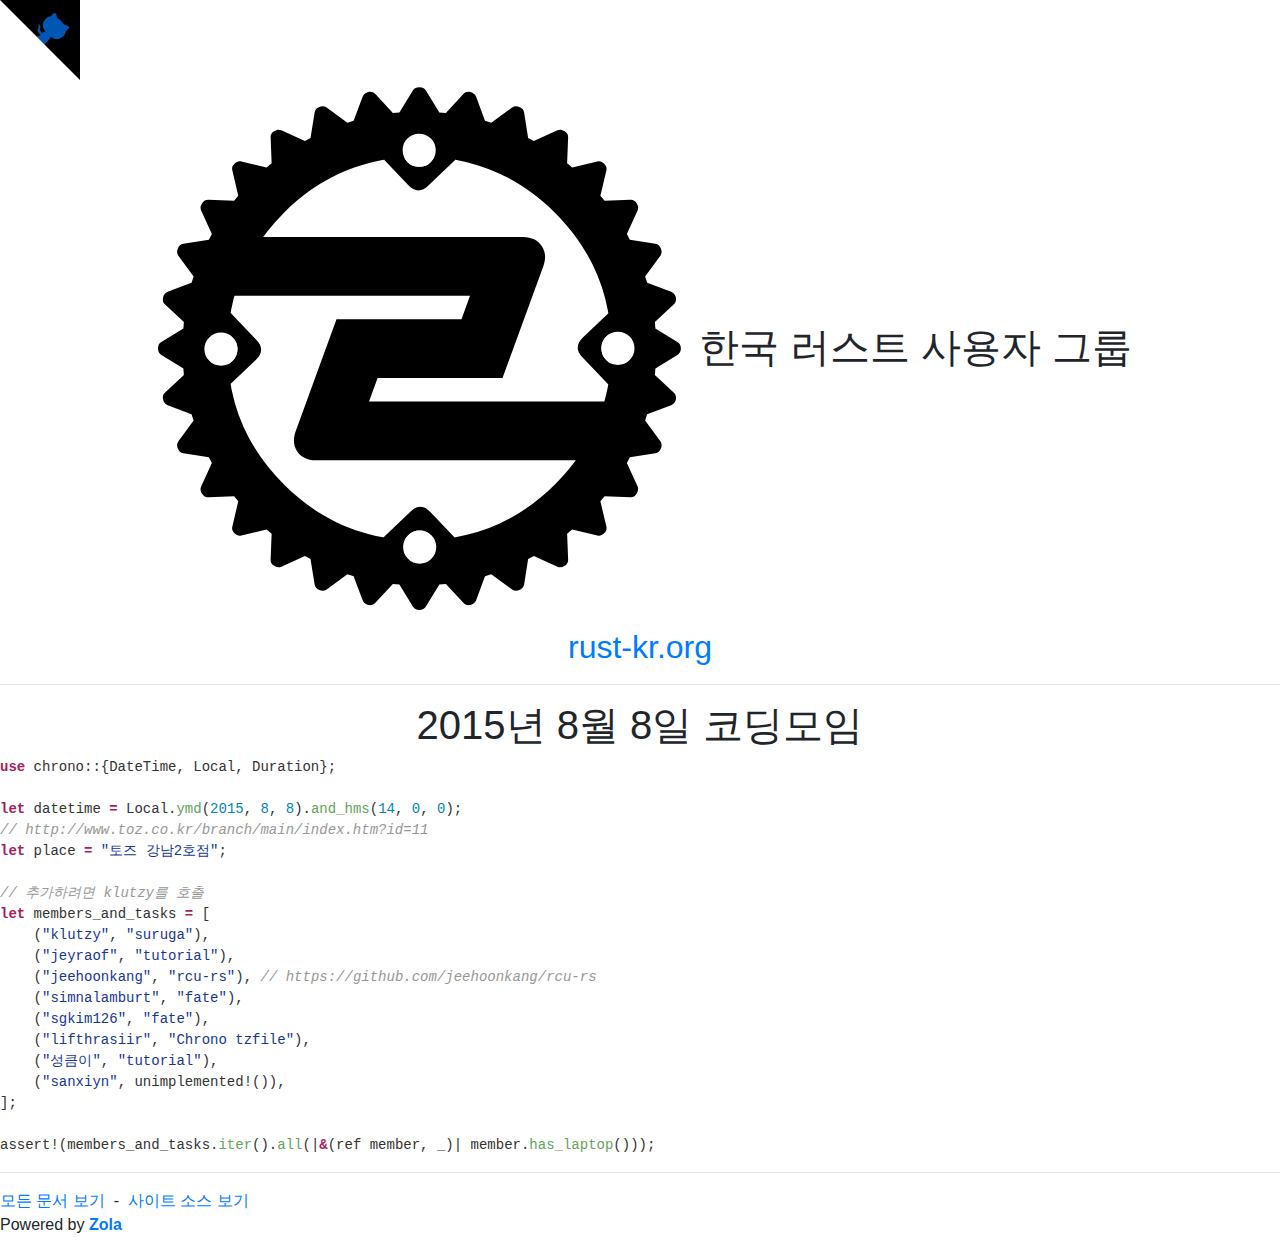
<file: pages/meetup-2015-08-08/index.html>
<!doctype html>
<html lang="ko">
<head>
  <meta charset="UTF-8">
  <meta http-equiv="X-UA-Compatible" content="IE=edge">
  <meta name="viewport" content="width=device-width, initial-scale=1">
  <title>한국 러스트 사용자 그룹</title>
  <link rel="icon" href="/static/logo.svg" type="image/svg+xml">
  <link rel="icon" href="/static/logo-512.png" type="image/png">
  <link rel="stylesheet" href="https://stackpath.bootstrapcdn.com/bootstrap/4.3.1/css/bootstrap.min.css" integrity="sha384-ggOyR0iXCbMQv3Xipma34MD+dH/1fQ784/j6cY/iJTQUOhcWr7x9JvoRxT2MZw1T" crossorigin="anonymous">
  <link rel="stylesheet" href="/static/style.css">
</head>
<body>

<!-- GitHub corner -->
<a href="https://github.com/rust-kr/rust-kr.org" class="unless-mobile github-corner" aria-label="View source on Github">
  <svg width="80" height="80" viewBox="0 0 250 250" aria-hidden="true">
    <path d="M0,0 L115,115 L130,115 L142,142 L250,250 L250,0 Z"></path>
    <path d="M128.3,109.0 C113.8,99.7 119.0,89.6 119.0,89.6 C122.0,82.7 120.5,78.6 120.5,78.6 C119.2,72.0 123.4,76.3 123.4,76.3 C127.3,80.9 125.5,87.3 125.5,87.3 C122.9,97.6 130.6,101.9 134.4,103.2" fill="currentColor" class="octo-arm"></path>
    <path d="M115.0,115.0 C114.9,115.1 118.7,116.5 119.8,115.4 L133.7,101.6 C136.9,99.2 139.9,98.4 142.2,98.6 C133.8,88.0 127.5,74.4 143.8,58.0 C148.5,53.4 154.0,51.2 159.7,51.0 C160.3,49.4 163.2,43.6 171.4,40.1 C171.4,40.1 176.1,42.5 178.8,56.2 C183.1,58.6 187.2,61.8 190.9,65.4 C194.5,69.0 197.7,73.2 200.1,77.6 C213.8,80.2 216.3,84.9 216.3,84.9 C212.7,93.1 206.9,96.0 205.4,96.6 C205.1,102.4 203.0,107.8 198.3,112.5 C181.9,128.9 168.3,122.5 157.7,114.1 C157.9,116.9 156.7,120.9 152.7,124.9 L141.0,136.5 C139.8,137.7 141.6,141.9 141.8,141.8 Z" fill="currentColor" class="octo-body"></path>
  </svg>
</a>

<h1 id="header">
  <a href="/"><img id="logo" src="/static/logo.svg" alt="Rust logo"></a>
  <span id="text">
    한국 러스트 사용자 그룹<br>
    <small><a href="/">rust-kr.org</a></small>
  </span>
</h1>

<hr>

<article>
  
  <h1 id="2015nyeon-8weol-8il-kodingmoim">2015년 8월 8일 코딩모임</h1>
<pre data-lang="rust" style="background-color:#ffffff;color:#323232;" class="language-rust "><code class="language-rust" data-lang="rust"><span style="font-weight:bold;color:#a71d5d;">use </span><span>chrono::{DateTime, Local, Duration};
</span><span>
</span><span style="font-weight:bold;color:#a71d5d;">let</span><span> datetime </span><span style="font-weight:bold;color:#a71d5d;">=</span><span> Local.</span><span style="color:#62a35c;">ymd</span><span>(</span><span style="color:#0086b3;">2015</span><span>, </span><span style="color:#0086b3;">8</span><span>, </span><span style="color:#0086b3;">8</span><span>).</span><span style="color:#62a35c;">and_hms</span><span>(</span><span style="color:#0086b3;">14</span><span>, </span><span style="color:#0086b3;">0</span><span>, </span><span style="color:#0086b3;">0</span><span>);
</span><span style="font-style:italic;color:#969896;">// http://www.toz.co.kr/branch/main/index.htm?id=11
</span><span style="font-weight:bold;color:#a71d5d;">let</span><span> place </span><span style="font-weight:bold;color:#a71d5d;">= </span><span style="color:#183691;">&quot;토즈 강남2호점&quot;</span><span>;
</span><span>
</span><span style="font-style:italic;color:#969896;">// 추가하려면 klutzy를 호출
</span><span style="font-weight:bold;color:#a71d5d;">let</span><span> members_and_tasks </span><span style="font-weight:bold;color:#a71d5d;">= </span><span>[
</span><span>    (</span><span style="color:#183691;">&quot;klutzy&quot;</span><span>, </span><span style="color:#183691;">&quot;suruga&quot;</span><span>),
</span><span>    (</span><span style="color:#183691;">&quot;jeyraof&quot;</span><span>, </span><span style="color:#183691;">&quot;tutorial&quot;</span><span>),
</span><span>    (</span><span style="color:#183691;">&quot;jeehoonkang&quot;</span><span>, </span><span style="color:#183691;">&quot;rcu-rs&quot;</span><span>), </span><span style="font-style:italic;color:#969896;">// https://github.com/jeehoonkang/rcu-rs
</span><span>    (</span><span style="color:#183691;">&quot;simnalamburt&quot;</span><span>, </span><span style="color:#183691;">&quot;fate&quot;</span><span>),
</span><span>    (</span><span style="color:#183691;">&quot;sgkim126&quot;</span><span>, </span><span style="color:#183691;">&quot;fate&quot;</span><span>),
</span><span>    (</span><span style="color:#183691;">&quot;lifthrasiir&quot;</span><span>, </span><span style="color:#183691;">&quot;Chrono tzfile&quot;</span><span>),
</span><span>    (</span><span style="color:#183691;">&quot;성큼이&quot;</span><span>, </span><span style="color:#183691;">&quot;tutorial&quot;</span><span>),
</span><span>    (</span><span style="color:#183691;">&quot;sanxiyn&quot;</span><span>, unimplemented!()),
</span><span>];
</span><span>
</span><span>assert!(members_and_tasks.</span><span style="color:#62a35c;">iter</span><span>().</span><span style="color:#62a35c;">all</span><span>(|</span><span style="font-weight:bold;color:#a71d5d;">&amp;</span><span>(ref member, _)| member.</span><span style="color:#62a35c;">has_laptop</span><span>()));
</span></code></pre>


</article>

<hr>

<footer>
  <div>
    <a href="/pages/_pages">모든 문서 보기</a>
    <span class="if-mobile">
      &nbsp;-&nbsp; <a href="https://github.com/rust-kr/rust-kr.org">사이트 소스 보기</a>
    </span>
  </div>
  <div>
    Powered by <a style="font-weight:700" href="https://www.getzola.org/">Zola</a>
  </div>
</footer>

</body>
</html>
</file>
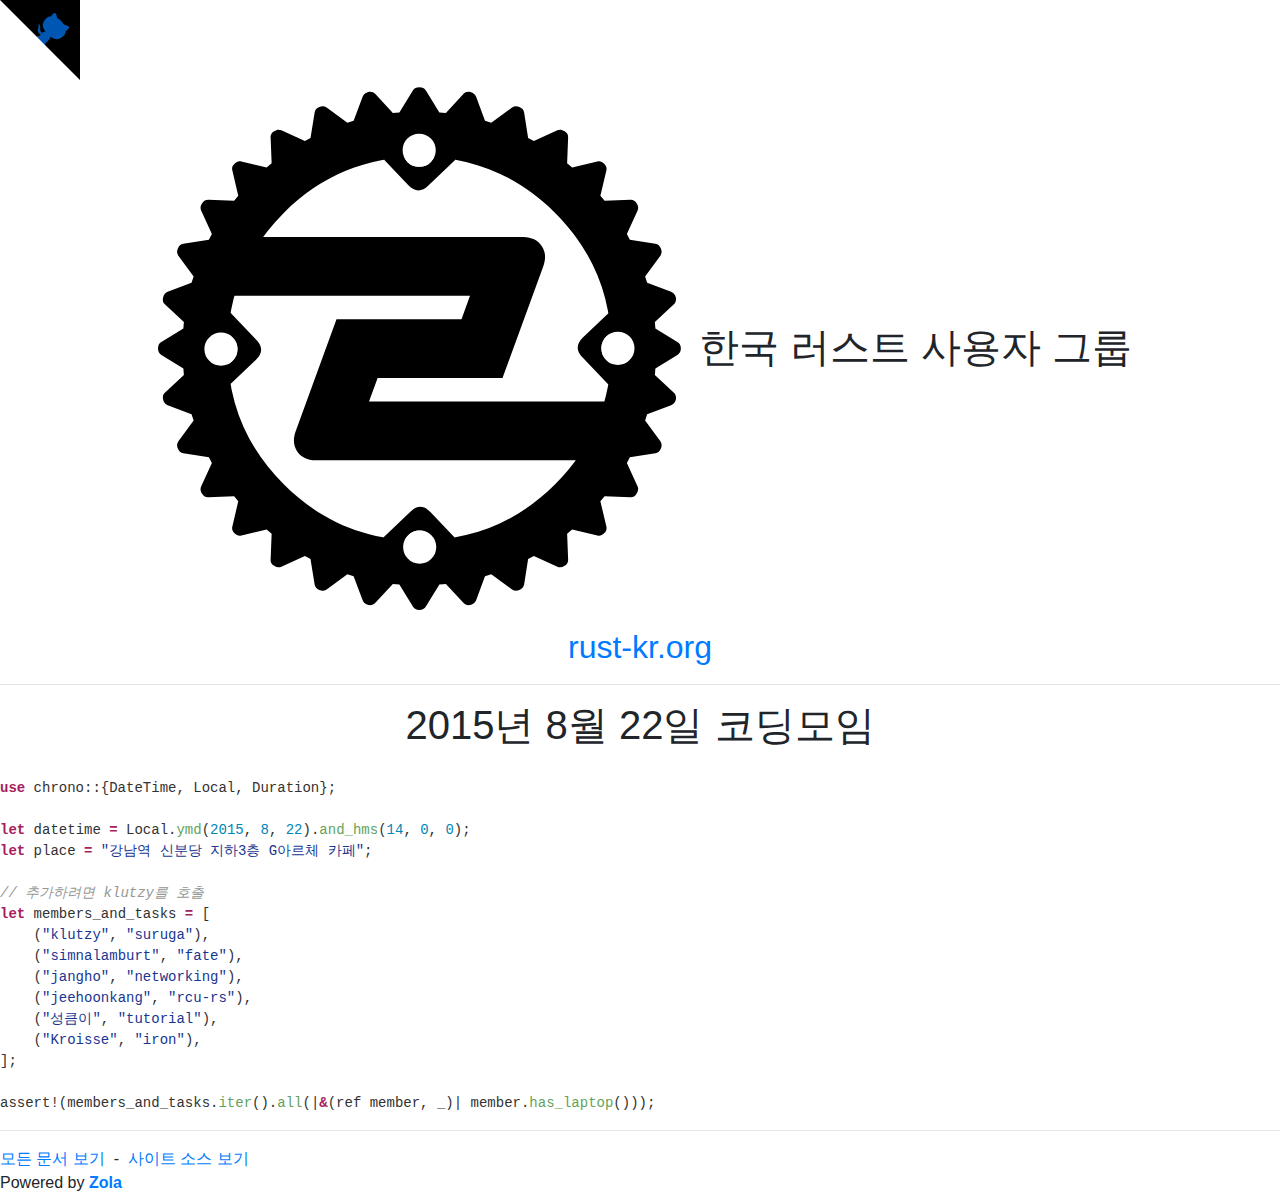
<file: pages/meetup-2015-08-22/index.html>
<!doctype html>
<html lang="ko">
<head>
  <meta charset="UTF-8">
  <meta http-equiv="X-UA-Compatible" content="IE=edge">
  <meta name="viewport" content="width=device-width, initial-scale=1">
  <title>한국 러스트 사용자 그룹</title>
  <link rel="icon" href="/static/logo.svg" type="image/svg+xml">
  <link rel="icon" href="/static/logo-512.png" type="image/png">
  <link rel="stylesheet" href="https://stackpath.bootstrapcdn.com/bootstrap/4.3.1/css/bootstrap.min.css" integrity="sha384-ggOyR0iXCbMQv3Xipma34MD+dH/1fQ784/j6cY/iJTQUOhcWr7x9JvoRxT2MZw1T" crossorigin="anonymous">
  <link rel="stylesheet" href="/static/style.css">
</head>
<body>

<!-- GitHub corner -->
<a href="https://github.com/rust-kr/rust-kr.org" class="unless-mobile github-corner" aria-label="View source on Github">
  <svg width="80" height="80" viewBox="0 0 250 250" aria-hidden="true">
    <path d="M0,0 L115,115 L130,115 L142,142 L250,250 L250,0 Z"></path>
    <path d="M128.3,109.0 C113.8,99.7 119.0,89.6 119.0,89.6 C122.0,82.7 120.5,78.6 120.5,78.6 C119.2,72.0 123.4,76.3 123.4,76.3 C127.3,80.9 125.5,87.3 125.5,87.3 C122.9,97.6 130.6,101.9 134.4,103.2" fill="currentColor" class="octo-arm"></path>
    <path d="M115.0,115.0 C114.9,115.1 118.7,116.5 119.8,115.4 L133.7,101.6 C136.9,99.2 139.9,98.4 142.2,98.6 C133.8,88.0 127.5,74.4 143.8,58.0 C148.5,53.4 154.0,51.2 159.7,51.0 C160.3,49.4 163.2,43.6 171.4,40.1 C171.4,40.1 176.1,42.5 178.8,56.2 C183.1,58.6 187.2,61.8 190.9,65.4 C194.5,69.0 197.7,73.2 200.1,77.6 C213.8,80.2 216.3,84.9 216.3,84.9 C212.7,93.1 206.9,96.0 205.4,96.6 C205.1,102.4 203.0,107.8 198.3,112.5 C181.9,128.9 168.3,122.5 157.7,114.1 C157.9,116.9 156.7,120.9 152.7,124.9 L141.0,136.5 C139.8,137.7 141.6,141.9 141.8,141.8 Z" fill="currentColor" class="octo-body"></path>
  </svg>
</a>

<h1 id="header">
  <a href="/"><img id="logo" src="/static/logo.svg" alt="Rust logo"></a>
  <span id="text">
    한국 러스트 사용자 그룹<br>
    <small><a href="/">rust-kr.org</a></small>
  </span>
</h1>

<hr>

<article>
  
  <h1 id="2015nyeon-8weol-22il-kodingmoim">2015년 8월 22일 코딩모임</h1>
<pre data-lang="rust" style="background-color:#ffffff;color:#323232;" class="language-rust "><code class="language-rust" data-lang="rust"><span>
</span><span style="font-weight:bold;color:#a71d5d;">use </span><span>chrono::{DateTime, Local, Duration};
</span><span>
</span><span style="font-weight:bold;color:#a71d5d;">let</span><span> datetime </span><span style="font-weight:bold;color:#a71d5d;">=</span><span> Local.</span><span style="color:#62a35c;">ymd</span><span>(</span><span style="color:#0086b3;">2015</span><span>, </span><span style="color:#0086b3;">8</span><span>, </span><span style="color:#0086b3;">22</span><span>).</span><span style="color:#62a35c;">and_hms</span><span>(</span><span style="color:#0086b3;">14</span><span>, </span><span style="color:#0086b3;">0</span><span>, </span><span style="color:#0086b3;">0</span><span>);
</span><span style="font-weight:bold;color:#a71d5d;">let</span><span> place </span><span style="font-weight:bold;color:#a71d5d;">= </span><span style="color:#183691;">&quot;강남역 신분당 지하3층 G아르체 카페&quot;</span><span>;
</span><span>
</span><span style="font-style:italic;color:#969896;">// 추가하려면 klutzy를 호출
</span><span style="font-weight:bold;color:#a71d5d;">let</span><span> members_and_tasks </span><span style="font-weight:bold;color:#a71d5d;">= </span><span>[
</span><span>    (</span><span style="color:#183691;">&quot;klutzy&quot;</span><span>, </span><span style="color:#183691;">&quot;suruga&quot;</span><span>),
</span><span>    (</span><span style="color:#183691;">&quot;simnalamburt&quot;</span><span>, </span><span style="color:#183691;">&quot;fate&quot;</span><span>),
</span><span>    (</span><span style="color:#183691;">&quot;jangho&quot;</span><span>, </span><span style="color:#183691;">&quot;networking&quot;</span><span>),
</span><span>    (</span><span style="color:#183691;">&quot;jeehoonkang&quot;</span><span>, </span><span style="color:#183691;">&quot;rcu-rs&quot;</span><span>),
</span><span>    (</span><span style="color:#183691;">&quot;성큼이&quot;</span><span>, </span><span style="color:#183691;">&quot;tutorial&quot;</span><span>),
</span><span>    (</span><span style="color:#183691;">&quot;Kroisse&quot;</span><span>, </span><span style="color:#183691;">&quot;iron&quot;</span><span>),
</span><span>];
</span><span>
</span><span>assert!(members_and_tasks.</span><span style="color:#62a35c;">iter</span><span>().</span><span style="color:#62a35c;">all</span><span>(|</span><span style="font-weight:bold;color:#a71d5d;">&amp;</span><span>(ref member, _)| member.</span><span style="color:#62a35c;">has_laptop</span><span>()));
</span></code></pre>


</article>

<hr>

<footer>
  <div>
    <a href="/pages/_pages">모든 문서 보기</a>
    <span class="if-mobile">
      &nbsp;-&nbsp; <a href="https://github.com/rust-kr/rust-kr.org">사이트 소스 보기</a>
    </span>
  </div>
  <div>
    Powered by <a style="font-weight:700" href="https://www.getzola.org/">Zola</a>
  </div>
</footer>

</body>
</html>
</file>
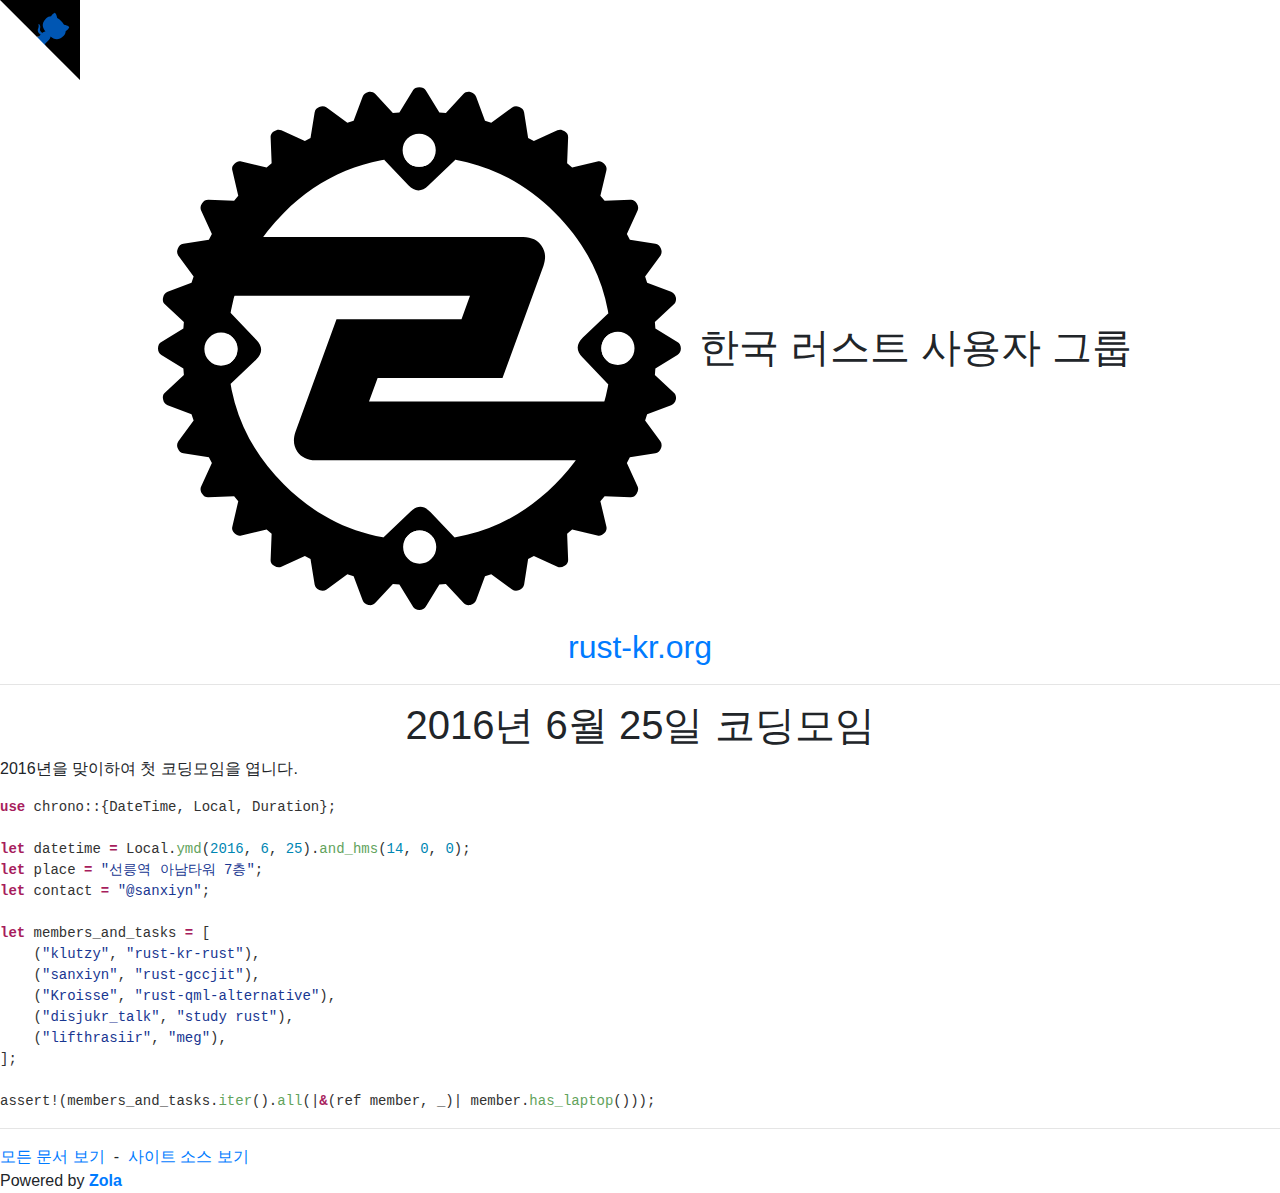
<file: pages/meetup-2016-06-25/index.html>
<!doctype html>
<html lang="ko">
<head>
  <meta charset="UTF-8">
  <meta http-equiv="X-UA-Compatible" content="IE=edge">
  <meta name="viewport" content="width=device-width, initial-scale=1">
  <title>한국 러스트 사용자 그룹</title>
  <link rel="icon" href="/static/logo.svg" type="image/svg+xml">
  <link rel="icon" href="/static/logo-512.png" type="image/png">
  <link rel="stylesheet" href="https://stackpath.bootstrapcdn.com/bootstrap/4.3.1/css/bootstrap.min.css" integrity="sha384-ggOyR0iXCbMQv3Xipma34MD+dH/1fQ784/j6cY/iJTQUOhcWr7x9JvoRxT2MZw1T" crossorigin="anonymous">
  <link rel="stylesheet" href="/static/style.css">
</head>
<body>

<!-- GitHub corner -->
<a href="https://github.com/rust-kr/rust-kr.org" class="unless-mobile github-corner" aria-label="View source on Github">
  <svg width="80" height="80" viewBox="0 0 250 250" aria-hidden="true">
    <path d="M0,0 L115,115 L130,115 L142,142 L250,250 L250,0 Z"></path>
    <path d="M128.3,109.0 C113.8,99.7 119.0,89.6 119.0,89.6 C122.0,82.7 120.5,78.6 120.5,78.6 C119.2,72.0 123.4,76.3 123.4,76.3 C127.3,80.9 125.5,87.3 125.5,87.3 C122.9,97.6 130.6,101.9 134.4,103.2" fill="currentColor" class="octo-arm"></path>
    <path d="M115.0,115.0 C114.9,115.1 118.7,116.5 119.8,115.4 L133.7,101.6 C136.9,99.2 139.9,98.4 142.2,98.6 C133.8,88.0 127.5,74.4 143.8,58.0 C148.5,53.4 154.0,51.2 159.7,51.0 C160.3,49.4 163.2,43.6 171.4,40.1 C171.4,40.1 176.1,42.5 178.8,56.2 C183.1,58.6 187.2,61.8 190.9,65.4 C194.5,69.0 197.7,73.2 200.1,77.6 C213.8,80.2 216.3,84.9 216.3,84.9 C212.7,93.1 206.9,96.0 205.4,96.6 C205.1,102.4 203.0,107.8 198.3,112.5 C181.9,128.9 168.3,122.5 157.7,114.1 C157.9,116.9 156.7,120.9 152.7,124.9 L141.0,136.5 C139.8,137.7 141.6,141.9 141.8,141.8 Z" fill="currentColor" class="octo-body"></path>
  </svg>
</a>

<h1 id="header">
  <a href="/"><img id="logo" src="/static/logo.svg" alt="Rust logo"></a>
  <span id="text">
    한국 러스트 사용자 그룹<br>
    <small><a href="/">rust-kr.org</a></small>
  </span>
</h1>

<hr>

<article>
  
  <h1 id="2016nyeon-6weol-25il-kodingmoim">2016년 6월 25일 코딩모임</h1>
<p>2016년을 맞이하여 첫 코딩모임을 엽니다.</p>
<pre data-lang="rust" style="background-color:#ffffff;color:#323232;" class="language-rust "><code class="language-rust" data-lang="rust"><span style="font-weight:bold;color:#a71d5d;">use </span><span>chrono::{DateTime, Local, Duration};
</span><span>
</span><span style="font-weight:bold;color:#a71d5d;">let</span><span> datetime </span><span style="font-weight:bold;color:#a71d5d;">=</span><span> Local.</span><span style="color:#62a35c;">ymd</span><span>(</span><span style="color:#0086b3;">2016</span><span>, </span><span style="color:#0086b3;">6</span><span>, </span><span style="color:#0086b3;">25</span><span>).</span><span style="color:#62a35c;">and_hms</span><span>(</span><span style="color:#0086b3;">14</span><span>, </span><span style="color:#0086b3;">0</span><span>, </span><span style="color:#0086b3;">0</span><span>);
</span><span style="font-weight:bold;color:#a71d5d;">let</span><span> place </span><span style="font-weight:bold;color:#a71d5d;">= </span><span style="color:#183691;">&quot;선릉역 아남타워 7층&quot;</span><span>;
</span><span style="font-weight:bold;color:#a71d5d;">let</span><span> contact </span><span style="font-weight:bold;color:#a71d5d;">= </span><span style="color:#183691;">&quot;@sanxiyn&quot;</span><span>;
</span><span>
</span><span style="font-weight:bold;color:#a71d5d;">let</span><span> members_and_tasks </span><span style="font-weight:bold;color:#a71d5d;">= </span><span>[
</span><span>    (</span><span style="color:#183691;">&quot;klutzy&quot;</span><span>, </span><span style="color:#183691;">&quot;rust-kr-rust&quot;</span><span>),
</span><span>    (</span><span style="color:#183691;">&quot;sanxiyn&quot;</span><span>, </span><span style="color:#183691;">&quot;rust-gccjit&quot;</span><span>),
</span><span>    (</span><span style="color:#183691;">&quot;Kroisse&quot;</span><span>, </span><span style="color:#183691;">&quot;rust-qml-alternative&quot;</span><span>),
</span><span>    (</span><span style="color:#183691;">&quot;disjukr_talk&quot;</span><span>, </span><span style="color:#183691;">&quot;study rust&quot;</span><span>),
</span><span>    (</span><span style="color:#183691;">&quot;lifthrasiir&quot;</span><span>, </span><span style="color:#183691;">&quot;meg&quot;</span><span>),
</span><span>];
</span><span>
</span><span>assert!(members_and_tasks.</span><span style="color:#62a35c;">iter</span><span>().</span><span style="color:#62a35c;">all</span><span>(|</span><span style="font-weight:bold;color:#a71d5d;">&amp;</span><span>(ref member, _)| member.</span><span style="color:#62a35c;">has_laptop</span><span>()));
</span></code></pre>


</article>

<hr>

<footer>
  <div>
    <a href="/pages/_pages">모든 문서 보기</a>
    <span class="if-mobile">
      &nbsp;-&nbsp; <a href="https://github.com/rust-kr/rust-kr.org">사이트 소스 보기</a>
    </span>
  </div>
  <div>
    Powered by <a style="font-weight:700" href="https://www.getzola.org/">Zola</a>
  </div>
</footer>

</body>
</html>
</file>
<file: static/style.css>
h1 {
  text-align: center;
}
</file>
